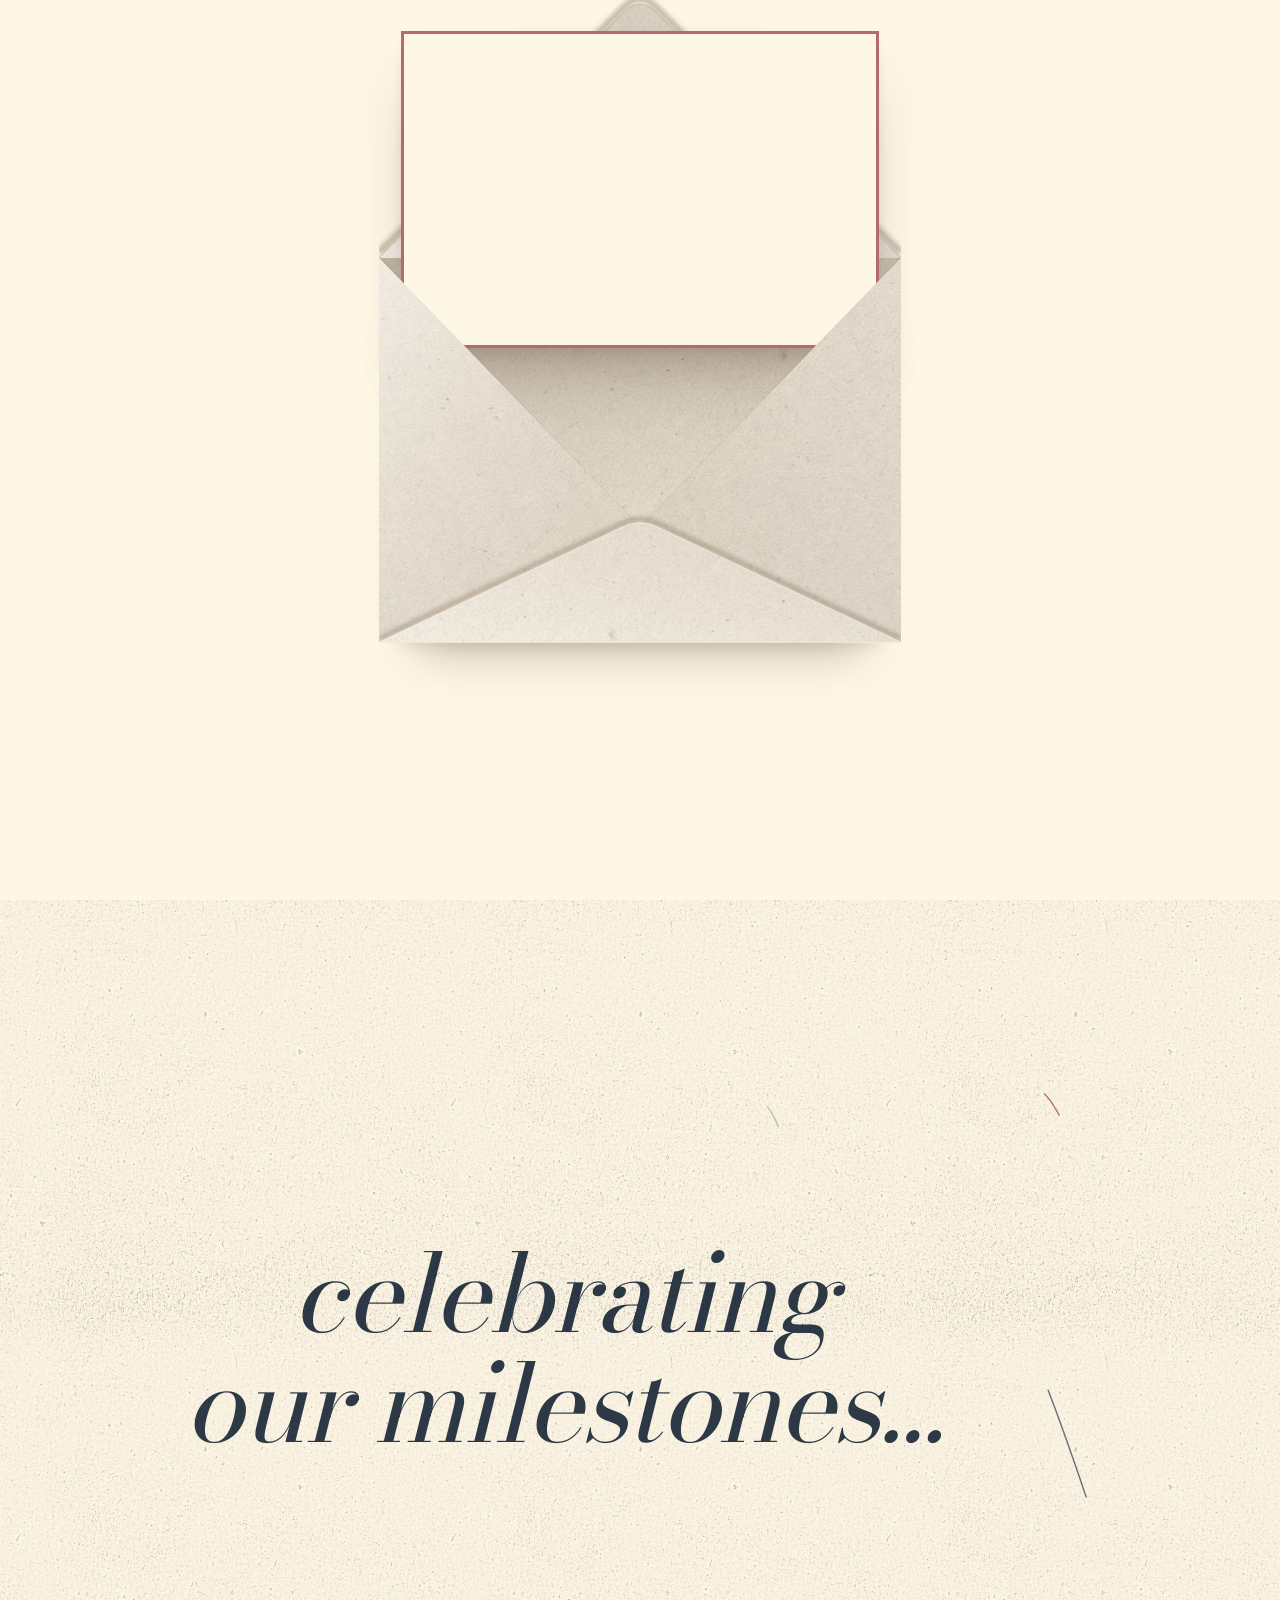
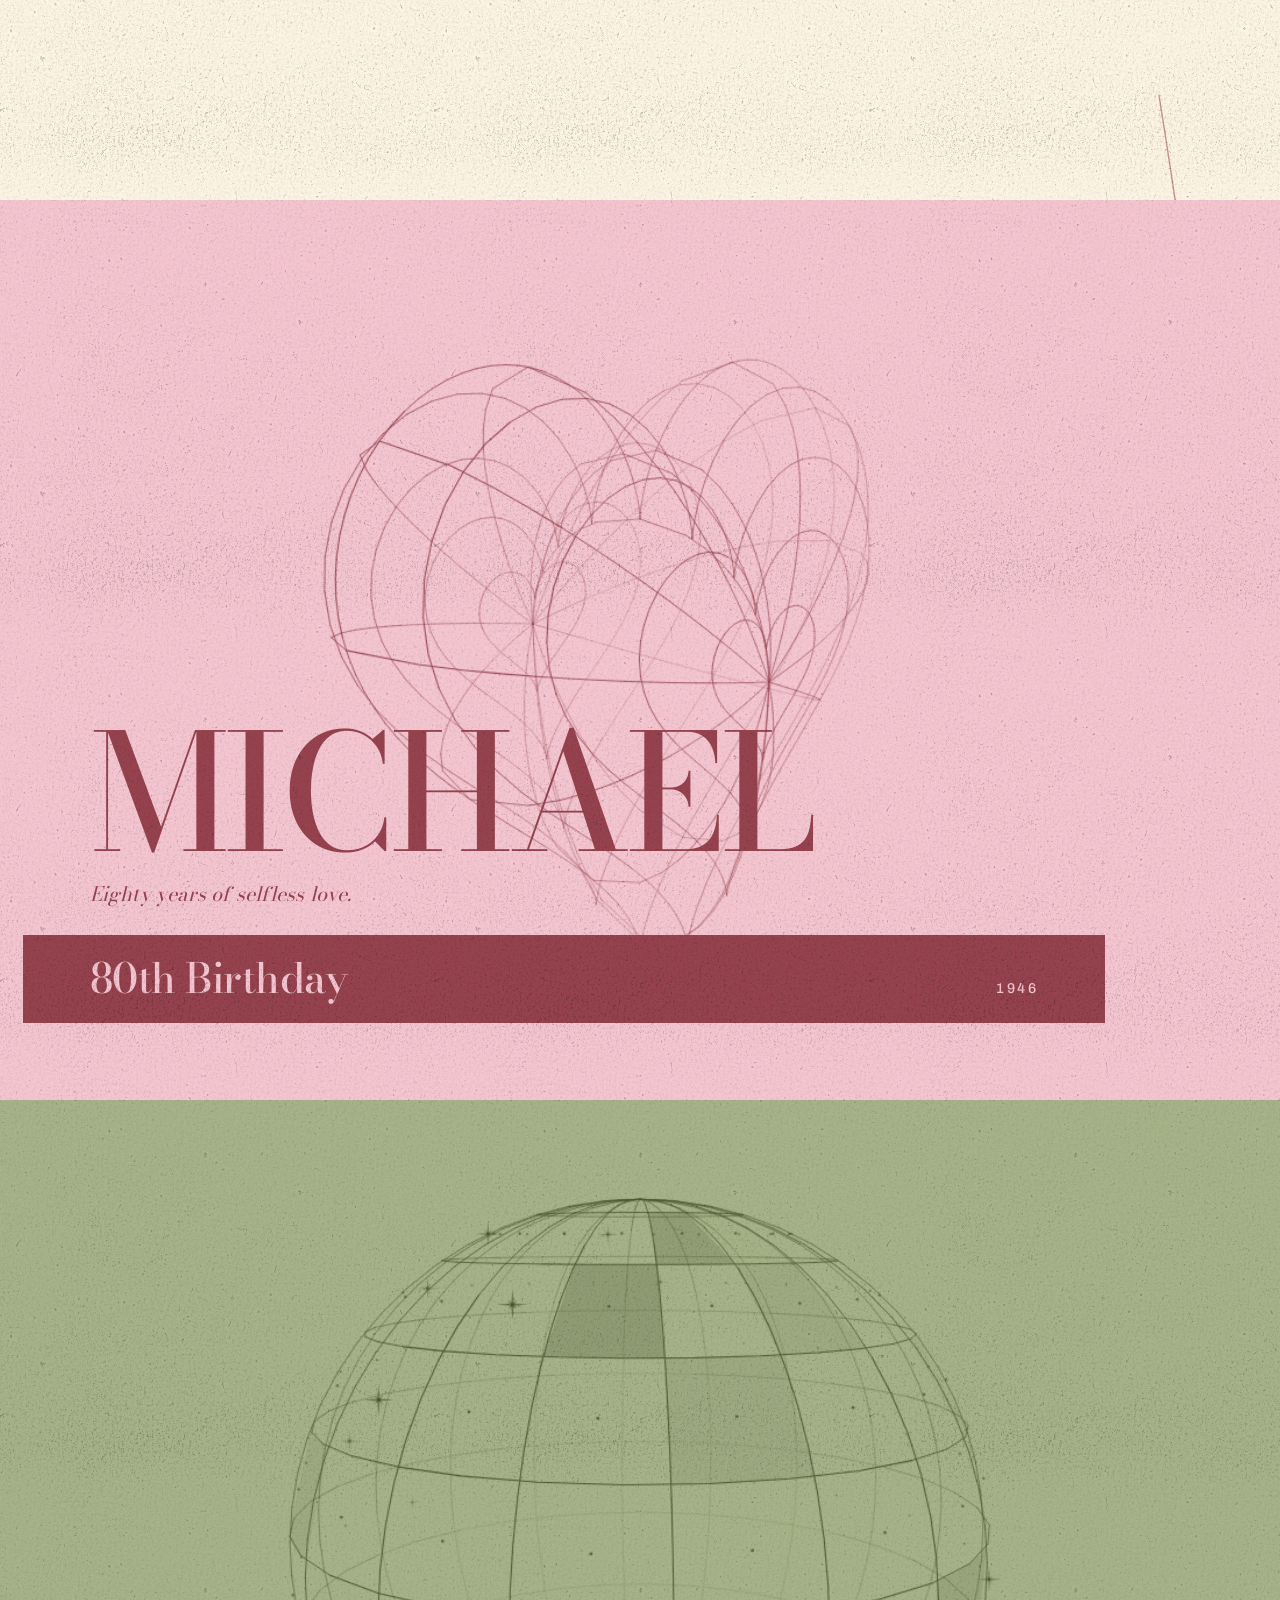
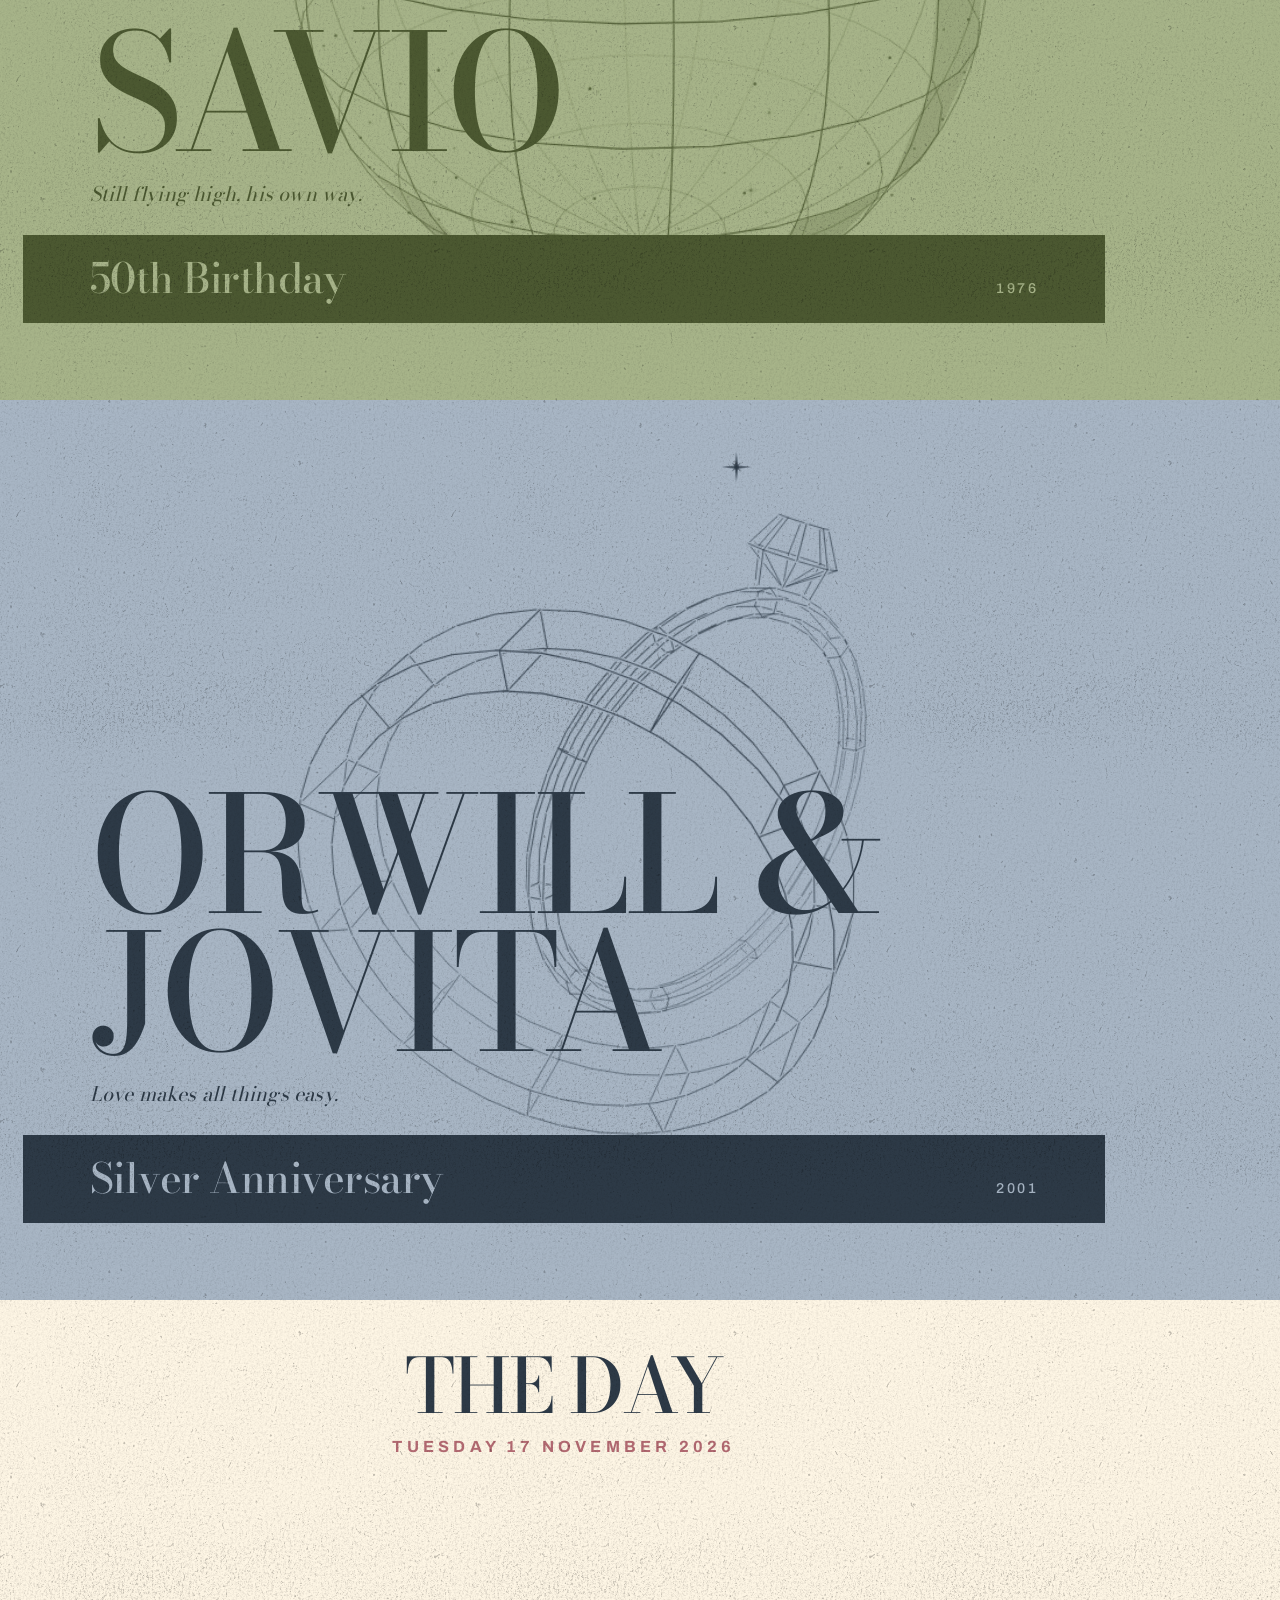
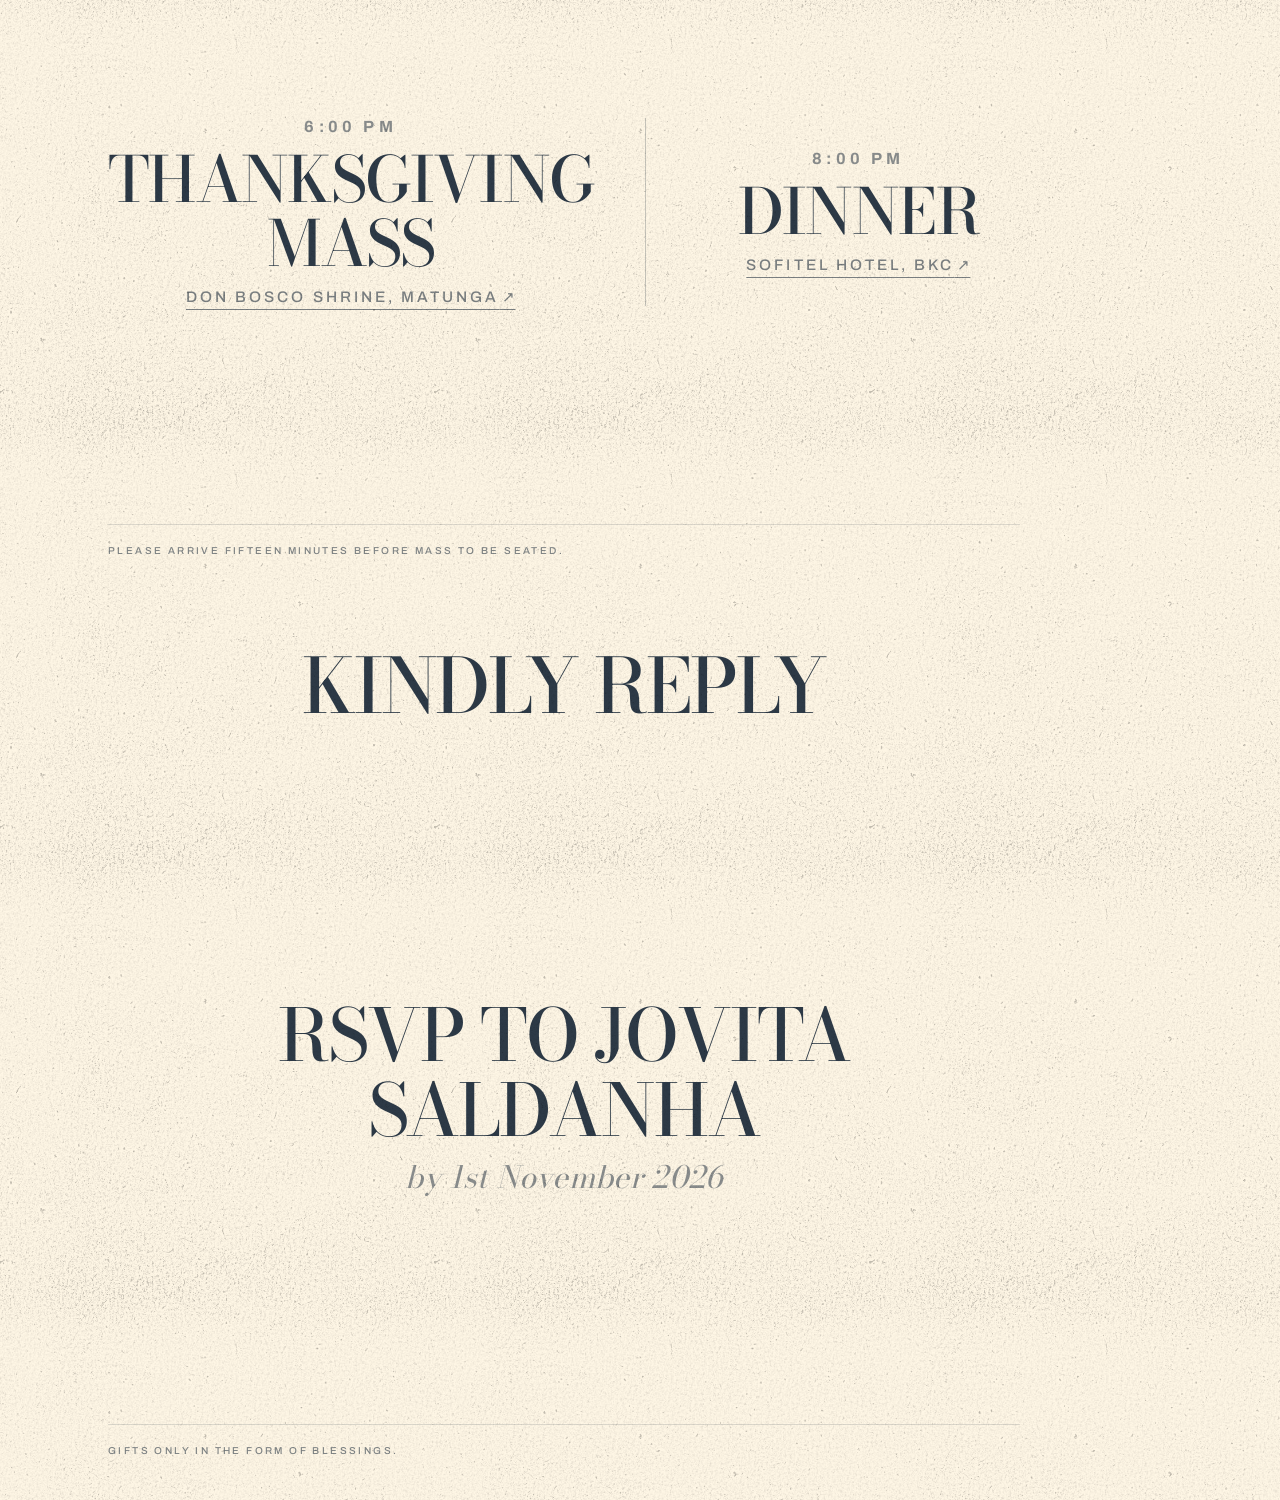
<file: demo/index.html>
<!DOCTYPE html>
<html lang="en">
<head>
<meta charset="UTF-8">
<meta name="viewport" content="width=device-width, initial-scale=1">
<title>An Invitation — Thanksgiving Mass &amp; Dinner</title>

<!-- ---- what WhatsApp shows in the bubble ------------------------------
     The link preview is the envelope: the same paper, the same cream and
     rosewood, so the message and the page are one object.

     THESE TWO URLS MUST BE ABSOLUTE AND MUST MATCH THE LIVE DOMAIN.
     WhatsApp fetches the preview from its own servers, so a relative path
     resolves to nothing and the bubble falls back to a bare link. If the
     site ends up on a different domain than the one below, change both
     lines -- it is the only place in the project that hard-codes a URL. -->
<meta property="og:type" content="website">
<meta property="og:url" content="https://the-invite-three.vercel.app/">
<meta property="og:title" content="You are invited — Thanksgiving Mass &amp; Dinner">
<meta property="og:description"
      content="Michael's 80th · Savio's 50th · Orwill &amp; Jovita's Silver. Tuesday 17 November 2026. Mass at Don Bosco Shrine, Matunga; dinner at Sofitel Hotel, BKC.">
<meta property="og:image" content="https://the-invite-three.vercel.app/assets/preview.jpg">
<meta property="og:image:width" content="1200">
<meta property="og:image:height" content="630">
<meta name="twitter:card" content="summary_large_image">
<meta name="theme-color" content="#fff7e6">

<link rel="stylesheet" href="system.css?v=26">
<style>
  /* page layout only -- the components all come from system.css */

  /* Mandatory: you land on a section or you are still moving, never parked
     between two. A section taller than the window relaxes this on its own --
     the spec drops snapping for a snap area larger than the scrollport, so
     an oversized page can still be scrolled through. */
  html { scroll-snap-type: y mandatory; scroll-behavior: smooth; }
  @media (prefers-reduced-motion: reduce) { html { scroll-behavior: auto; } }

  /* THE RAIL'S OWN STRIP. Reserved once, on the body, rather than as a
     right padding on each section -- that way the full-bleed ones (the
     cover card, the three panels) end before the rail too, instead of
     running underneath it. Nothing is ever written under the guide. */
  /* Two widths, not a clamp: the strip has to clear the widest LABEL, and
     "Orwill & Jovita" does not shrink with the window. Above 1024 the strip
     is wide enough to hold the words; below it the words go and the strip
     narrows to what the ticks need. */
  :root { --rail: 46px; }
  @media (min-width: 1024px) { :root { --rail: 152px; } }
  @media (max-width: 1023px) { .rail .lbl { display: none; } }

  /* ---- the rail --------------------------------------------------------
     The old top bar linked the three demo pages, which is scaffolding, not
     navigation for a guest. This is a guide to the invitation itself: one
     tick per section down the right edge, the current one lit. */
  .rail {
    position: fixed; z-index: 60;
    right: clamp(10px, 1.6vw, 28px); top: 50%; transform: translateY(-50%);
    display: flex; flex-direction: column;
    font-family: var(--micro);
  }
  .rail a {
    display: flex; align-items: center; justify-content: flex-end; gap: 10px;
    padding: 6px 0; text-decoration: none; color: var(--bone);
    font-size: 9px; font-weight: 600;
    letter-spacing: 0.2em; text-transform: uppercase;
    opacity: 0.38;
    transition: opacity 0.25s ease, color 0.25s ease;
  }
  .rail .tick {
    width: 15px; height: 1px; background: currentColor;
    transition: width 0.25s ease, height 0.25s ease;
  }
  .rail a:hover, .rail a:focus-visible { opacity: 0.8; }
  .rail a[aria-current] { opacity: 1; color: var(--neon); }
  .rail a[aria-current] .tick { width: 30px; height: 2px; }
  /* the invitation is the front of the card; a guide down its edge is the
     one place the furniture gets in the way of the thing itself */
  .rail { transition: opacity 0.35s ease; }
  html[data-at="invitation"] .rail { opacity: 0; pointer-events: none; }

  /* ---- THE ENVELOPE ------------------------------------------------------
     A real envelope, not a line drawing: back view, flap closed, the four
     panels folded to a point at 70% height, lit from above. Every edge is a
     crease -- a soft dark line with a lighter one riding above it -- rather
     than an outline, which is what makes paper look like paper.

     It sits ABOVE the page's grain overlay on purpose. The opening happens
     on clean stock; the texture arrives with the page, as the gate lifts.

     The card comes out BLANK. It grows until it is exactly the hero card,
     borders and all, and only then does the page write itself in. Nothing
     has to be morphed or cross-faded, because nothing moves at the handover. */
  html.gate-on, html.gate-on body { overflow: hidden; }
  html.gate-on .rail { opacity: 0; pointer-events: none; }

  .gate {
    position: fixed; inset: 0; z-index: 9500;
    background: var(--shell);
    cursor: pointer;
    transition: opacity 0.42s ease;
  }
  .gate[hidden] { display: none; }
  .gate.gone { opacity: 0; pointer-events: none; }

  /* Back, front and flap are SIBLINGS of the card, never its ancestors: an
     ancestor carrying a transform becomes the containing block for the fixed
     card, and the expand-to-the-hero maths would then be measured off the
     wrong box. All three share one geometry so they stay registered. */
  .env-part {
    position: absolute; left: 50%; top: 50%;
    width: min(66vw, 58vh, 545px); aspect-ratio: 190 / 140;
    transform: translate(-50%, -50%) scale(0.955);
    opacity: 0; pointer-events: none;
    transition: opacity 0.55s ease, transform 0.9s cubic-bezier(.16,1,.3,1);
  }
  .env-part > svg, .flap-hinge > svg { width: 100%; height: 100%; display: block; }
  .env-back { z-index: 1; }
  .env-front { z-index: 3; }
  .env-flap { z-index: 4; }
  .flap-hinge {
    position: absolute; inset: 0;
    transform-origin: 50% 0;
    transform: perspective(1500px) rotateX(0deg);
    transition: transform 1s cubic-bezier(.36,.02,.18,1);
  }
  /* the envelope's own weight on the table */
  .env-back::before {
    content: ''; position: absolute; inset: 2% 3% 0;
    border-radius: 3px;
    box-shadow: 0 30px 46px -26px rgba(78,58,40,0.40),
                0 5px 16px -6px rgba(78,58,40,0.16);
  }

  /* the card: cream, the hero's own keyline, and nothing written on it */
  .gate-card {
    position: fixed; z-index: 2; overflow: hidden;
    background: var(--shell);
    border: 3px solid var(--neon);
    opacity: 0;
    transition: top 0.85s cubic-bezier(.16,1,.3,1),
                left 0.85s cubic-bezier(.16,1,.3,1),
                width 0.85s cubic-bezier(.16,1,.3,1),
                height 0.85s cubic-bezier(.16,1,.3,1),
                box-shadow 0.7s ease;
  }

  /* ---- the sequence ---- */
  .gate[data-phase="in"]      .env-part,
  .gate[data-phase="opening"] .env-part,
  .gate[data-phase="rising"]  .env-part {
    opacity: 1; transform: translate(-50%, -50%) scale(1);
  }
  .gate[data-phase="opening"] .gate-card,
  .gate[data-phase="rising"]  .gate-card,
  .gate[data-phase="out"]     .gate-card { opacity: 1; }

  .gate[data-phase="opening"] .flap-hinge,
  .gate[data-phase="rising"]  .flap-hinge,
  .gate[data-phase="out"]     .flap-hinge {
    transform: perspective(1500px) rotateX(-168deg);
  }
  /* once it is past edge-on the flap is furniture behind the card */
  .gate[data-phase="rising"] .env-flap,
  .gate[data-phase="out"]    .env-flap { z-index: 1; }

  .gate[data-phase="rising"] .gate-card {
    box-shadow: 0 34px 60px -26px rgba(78,58,40,0.42),
                0 6px 18px -8px rgba(78,58,40,0.18);
  }
  .gate[data-phase="out"] .gate-card {
    box-shadow: 0 18px 60px -40px rgba(78,58,40,0.20);
  }
  .gate[data-phase="out"] .env-part {
    opacity: 0; transform: translate(-50%, -47%) scale(0.99);
  }

  /* ---- and then the page writes itself in -------------------------------
     Added by the script only, so a reader without JS, or one who asked for
     reduced motion, gets the page whole and immediately. */
  html.gate-hold .cover .epigraph,
  html.gate-hold .cover .invite .eyebrow,
  html.gate-hold .cover .invite .w1,
  html.gate-hold .cover .invite .w2,
  html.gate-hold .cover .particulars,
  html.gate-hold .cover-art { opacity: 0; transform: translateY(18px); }

  html.gate-pop .cover .epigraph,
  html.gate-pop .cover .invite .eyebrow,
  html.gate-pop .cover .invite .w1,
  html.gate-pop .cover .invite .w2,
  html.gate-pop .cover .particulars,
  html.gate-pop .cover-art {
    opacity: 1; transform: none;
    transition: opacity 0.8s ease, transform 0.9s cubic-bezier(.16,1,.3,1);
  }
  html.gate-pop .cover-art          { transition-delay: 0.14s; }
  html.gate-pop .cover .invite .eyebrow { transition-delay: 0.08s; }
  html.gate-pop .cover .invite .w1  { transition-delay: 0.16s; }
  html.gate-pop .cover .invite .w2  { transition-delay: 0.26s; }
  html.gate-pop .cover .particulars { transition-delay: 0.40s; }

  @media (max-width: 860px) {
    .env-part { width: min(80vw, 50vh, 430px); }
    html.gate-pop .cover-art { opacity: 0.5; }
  }

  /* ---- one section, one screen ----------------------------------------
     Each block fills the viewport under the sticky nav. svh rather than vh
     so a phone's collapsing address bar does not cut the last line off. */
  .screen {
    min-height: 100svh;
    scroll-snap-align: start;
    display: flex; flex-direction: column; justify-content: center;
    max-width: 1120px; margin: 0 auto;
    padding: clamp(24px, 4.2vh, 46px) calc(28px + var(--rail))
             clamp(28px, 4.6vh, 52px) 28px;
  }
  @supports not (height: 100svh) {
    .screen { min-height: 100vh; }
  }

  /* ---- a page that is complete in itself ---------------------------------
     Every section fills the window now, so none of them may be a short list
     floating in a void. Each is built the same way: the head at the top, the
     substance centred in whatever is left, and a closing line on the floor.
     The space is used rather than merely left. */
  .screen--sheet { justify-content: flex-start; }

  /* ---- the centred masthead -------------------------------------------
     The head was a baseline row: number, title and date on one line with the
     title floated between them. Three stacked lines, centred, reads as a
     title page instead of a table header. */
  .mast { text-align: center; margin: 0 0 clamp(18px, 5vh, 62px); }
  .mast .n {
    display: block; font-family: var(--display); font-weight: 500;
    font-size: clamp(19px, min(3.4vw, 4.4vh), 52px);
    line-height: 1; opacity: 0.35; margin: 0;
  }
  .mast .t {
    display: block; font-family: var(--display); font-weight: 500;
    font-size: clamp(25px, min(7vw, 8.4vh), 96px);
    line-height: 1.02; letter-spacing: -0.03em;
    text-transform: uppercase; margin: clamp(6px, 1vh, 14px) 0 0;
  }
  .mast .d {
    display: block; font-family: var(--micro); font-weight: 700;
    font-size: clamp(11px, min(1.4vw, 1.8vh), 17px);
    letter-spacing: 0.26em; text-transform: uppercase;
    margin: clamp(10px, 1.6vh, 20px) 0 0; color: var(--neon);
  }

  /* ---- the day: two events, each one block ------------------------------
     Time, event and place belong together and the two events do not, so each
     is one centred stack with a full-height rule standing between them. */
  .events {
    display: grid; grid-template-columns: 1fr 1px 1fr;
    align-items: center; gap: clamp(20px, 4vw, 64px);
  }
  .events .split { background: var(--hair); align-self: stretch; }
  .event { text-align: center; }
  .event .when {
    display: block; font-family: var(--micro); font-weight: 700;
    font-size: clamp(11px, min(1.4vw, 1.8vh), 17px);
    letter-spacing: 0.26em; text-transform: uppercase; opacity: 0.55;
  }
  .event .what {
    display: block; font-family: var(--display); font-weight: 500;
    font-size: clamp(22px, min(5.4vw, 7vh), 74px);
    line-height: 1.02; letter-spacing: -0.026em; text-transform: uppercase;
    margin: clamp(8px, 1.4vh, 18px) 0;
  }
  .event .where {
    display: block; font-family: var(--micro); font-weight: 500;
    font-size: clamp(11px, min(1.3vw, 1.7vh), 16px);
    letter-spacing: 0.2em; text-transform: uppercase; opacity: 0.62;
  }
  /* the venues open their map: underlined, with an arrow, so a guest knows
     to tap it -- the address itself lives behind the link */
  a.where {
    display: inline-block; color: inherit;
    text-decoration: underline; text-decoration-thickness: 1px;
    text-underline-offset: 0.45em;
    transition: opacity 0.2s ease;
  }
  a.where::after { content: ' \2197'; letter-spacing: 0; }
  a.where:hover, a.where:focus-visible { opacity: 1; }

  /* ---- milestones: the turn from the invitation to the three of them ----
     One line, set soft -- lowercase italic, the voice of the epigraph rather
     than the slab of the headline -- with fireworks going up behind it. */
  .milestones { position: relative; }
  .fireworks {
    position: absolute; inset: 0; width: 100%; height: 100%;
    z-index: 0; pointer-events: none;
  }
  .milestones .sheet-body { position: relative; z-index: 1; }
  .ms-head {
    font-family: var(--display); font-style: italic; font-weight: 400;
    margin: 0; text-align: center;
    font-size: clamp(40px, min(9vw, 12vh), 138px);
    line-height: 1.02; letter-spacing: -0.02em;
  }
  .ms-dots { letter-spacing: 0; }

  /* ---- the reply: the instruction IS the page --------------------------- */
  .reply-line {
    font-family: var(--display); font-weight: 500; margin: 0;
    font-size: clamp(24px, min(6.2vw, 8vh), 88px);
    line-height: 1.04; letter-spacing: -0.028em; text-transform: uppercase;
    text-align: center;
  }
  .reply-line .by {
    display: block; text-transform: none; font-style: italic;
    font-weight: 400; opacity: 0.55;
    font-size: clamp(18px, min(2.6vw, 3.4vh), 34px);
    letter-spacing: 0.01em; margin-top: clamp(10px, 1.6vh, 22px);
  }
  .sheet-body {
    flex: 1; display: flex; flex-direction: column; justify-content: center;
    padding: clamp(10px, 2.6vh, 48px) 0;
  }
  /* one closing line where there is genuinely something to say, and nothing
     where there is not -- the balancing tags on the other two sheets were
     filler holding up a layout, not information */
  .sheet-note {
    margin: auto 0 0; padding-top: clamp(14px, 2vh, 22px);
    border-top: 1px solid var(--hair);
  }

  /* ---- the cover ---------------------------------------------------------
     Two columns, edge to edge: the copy reads down the left, the flutes run
     the full height of the right. No inset card and no centred stack -- the
     mark is the field, not a picture hung on it. */
  .screen.cover-screen {
    max-width: none; margin: 0;
    /* the margin the keyline floats in. Left as plain shell: with a rule
       this strong, a second tonal step outside it is one event too many. */
    /* even on all four sides. The rail hides itself over the hero (see the
       script), so there is nothing here to make room for. */
    padding: clamp(13px, 1.7vw, 26px);
  }
  .cover {
    flex: 1; position: relative;
    background: var(--shell); color: var(--bone);
    display: grid;
    grid-template-columns: minmax(0, 1.12fr) minmax(0, 1fr);
    align-items: center;
    /* the card clips: the flutes run into this rule and stop dead at it,
       which is what makes the border look drawn rather than dropped on top */
    border: 3px solid var(--neon);
    overflow: hidden;
  }

  /* ---- the card --------------------------------------------------------
     The flourishes and the grey rule are gone. What holds the cover now is
     a keyline in the full-strength ink -- no grey, nothing soft -- and the
     card CLIPS: the flutes run to the rule and stop dead at it, which is
     what makes the border look drawn rather than dropped on top. */
  /* the copy column is its own container, so every size below is a fraction
     of the text measure itself rather than of the window */
  .cover-copy {
    container-type: inline-size;
    position: relative; z-index: 2;
    /* ONE spacing scale for the whole hero. Gaps inside a group use s1/s2,
       gaps between groups use s3/s4 -- which is what makes the four blocks
       read as four blocks instead of seven loose lines. */
    --s1: clamp(5px, 0.7cqw, 9px);
    --s2: clamp(11px, 1.5cqw, 19px);
    --s3: clamp(24px, 3.2cqw, 42px);
    --s4: clamp(34px, 4.8cqw, 62px);
    padding: clamp(44px, 7vw, 96px) clamp(30px, 4vw, 58px)
             clamp(44px, 7vw, 96px) clamp(40px, 6.5vw, 110px);
    display: flex; flex-direction: column; align-items: flex-start;
  }

  /* 0. the epigraph. Quiet on purpose: italic, the body colour knocked
     back, a short hairline and the source in micro caps -- the opening of a
     book, so the slab headline below is still the loudest thing on the page. */
  .cover .epigraph { margin: 0 0 clamp(48px, 7.5cqw, 104px); max-width: none; }
  .cover .epigraph blockquote {
    margin: 0;
    font-family: var(--display); font-style: italic; font-weight: 400;
    font-size: clamp(21px, 4.4cqw, 50px);
    line-height: 1.22; letter-spacing: -0.01em;
    opacity: 0.85;
  }
  .cover .epigraph blockquote::before { content: '\201C'; }
  .cover .epigraph blockquote::after  { content: '\201D'; }
  .cover .epigraph figcaption {
    display: flex; align-items: center; gap: 0.9em;
    margin-top: var(--s2);
    font-family: var(--micro); font-weight: 500;
    font-size: clamp(10px, 1.6cqw, 16px);
    letter-spacing: 0.24em; text-transform: uppercase;
    opacity: 0.55;
  }
  .cover .epigraph figcaption::before {
    content: ''; width: 2.6em; height: 1px; background: currentColor;
  }

  /* 1 + 2. the invitation. No connectives, set in caps, a wall of type --
     the words break across lines because that IS the composition. */
  .cover .eyebrow {
    font-family: var(--micro); font-weight: 700;
    font-size: clamp(12px, 2.1cqw, 22px);
    letter-spacing: 0.26em; text-transform: uppercase;
    color: var(--neon);
    /* its own figure rather than --s4: the scale bottoms out at 34px, which
       is not much of a gap under 76px slab caps. This one keeps growing. */
    margin: 0 0 clamp(30px, 7cqw, 88px);
  }
  .cover .invite .w1, .cover .invite .w2 {
    display: block; margin: 0;
    font-family: var(--display); font-weight: 500;
    text-transform: uppercase;
    /* "THANKSGIVING" measures 7.4x its font size in caps, so anything over
       ~13.5cqw runs past the measure and the card clips the word in half.
       13 leaves it a little air. */
    font-size: clamp(40px, 13cqw, 132px);
    /* 0.85 packed THANKSGIVING and MASS into each other. Slab caps have no
       descenders to speak of, so they need the leading opened deliberately
       rather than left to the font. */
    line-height: 1.02; letter-spacing: -0.035em;
  }
  /* The ampersand is a joint, not a word, so it is set lighter than what it
     joins. Bodoni Moda's weight axis bottoms out at 400, so the rest of the
     reduction comes from the optical-size axis: opsz 72 is the display cut,
     whose hairlines are drawn to almost vanish -- the same thinness that had
     to be pinned away from the running text is exactly what this wants. */
  .cover .invite .w2::before {
    content: '& ';
    font-weight: 400;
    font-variation-settings: 'opsz' 72;
  }

  /* 3. the particulars: just the date, the one fact people act on, at
     display size. Where and when each part happens is on The Day. */
  .cover .particulars {
    display: flex; flex-direction: column; gap: var(--s3);
    margin: var(--s4) 0 0; padding: var(--s3) 0 0;
    border-top: 1px solid var(--hair);
    align-self: stretch;
  }
  .cover .particulars dt {
    font-family: var(--micro); font-weight: 500;
    font-size: clamp(10px, 1.3cqw, 13px);
    letter-spacing: 0.22em; text-transform: uppercase;
    opacity: 0.55; margin: 0 0 var(--s1);
  }
  .cover .particulars dd {
    font-family: var(--display); font-weight: 500; margin: 0;
    line-height: 1.2; letter-spacing: -0.012em;
  }
  .cover .when dd { font-size: clamp(30px, 5.6cqw, 62px); }

  /* the paper grain is multiplied over the type too, so a hairline highlight
     under each stroke is what makes the display words sit IN the sheet
     rather than printed on top of it */
  .cover .headline { text-shadow: 0 1px 0 rgba(255, 255, 255, 0.5); }

  /* the invitation assembles itself, top line first */
  @keyframes rise {
    from { opacity: 0; transform: translateY(16px); }
    to   { opacity: 1; transform: none; }
  }
  @keyframes ink { from { opacity: 0; } to { opacity: 1; } }
  .cover-copy > * { animation: rise 0.85s cubic-bezier(0.2, 0.75, 0.2, 1) backwards; }
  .cover-copy > :nth-child(1) { animation-delay: 0.10s; }
  .cover-copy > :nth-child(2) { animation-delay: 0.34s; }
  .cover-art   { animation: ink 2.2s ease 0.25s backwards; }
  @media (prefers-reduced-motion: reduce) {
    .cover-copy > *, .cover-art { animation: none; }
  }

  /* end to end: the canvas is the whole right column, top edge to bottom */
  .cover-art { position: relative; z-index: 1; align-self: stretch; }
  .cover-art .wire { opacity: 1; }

  /* ---- the three, one screen each ----------------------------------------
     No section head and no caption above the card: each person IS the screen,
     edge to edge, and the milestone is stated at display size inside it so
     nobody has to read a corner label to learn what is being celebrated. */
  .screen.solo { max-width: none; margin: 0; padding: 0; }
  /* the corner labels are gone, so the panel holds one block instead of two
     -- it sits on the floor of the panel with the mark rising behind it,
     rather than floating at the top where space-between used to leave it */
  .solo .panel {
    aspect-ratio: auto; flex: 1; justify-content: flex-end;
    /* the field runs to the edge of the window -- no cream strip beside it.
       Only the ink is held back, so the rail has bare pastel to sit on. */
    padding-right: calc(7% + var(--rail));
  }
  /* 27cqw is tuned for a portrait panel a third of the page wide. On a panel
     this wide it would be ~290px, so the solo panels take their own figure;
     long names wrap rather than shrinking the size away from the others. */

  /* ---- the people, as one treatment ------------------------------------
     Name in caps at poster size, then the occasion carried on a solid bar of
     the panel's own ink, reversed out of it. The bar exists to hold the
     occasion at display size: set at label size inside it, the bar was the
     loud thing and the reason for the page was the quiet one. */
  .person-body { width: 100%; }
  .person .name {
    text-transform: uppercase; line-height: 0.86; margin: 0;
    font-size: clamp(30px, min(17cqw, 20vh), 180px);
  }
  .person .punch {
    font-family: var(--display); font-style: italic; margin: 0;
    font-size: clamp(17px, min(2.1cqw, 2.6vh), 30px);
    line-height: 1.35; letter-spacing: 0.01em;
    margin-top: clamp(12px, 2vh, 24px);
  }
  .person .footrow {
    /* Out to the panel's left and right edges, but NOT to its floor. Sitting
       on the bottom edge the bar ran into the rail's ticks and the two read
       as one piece of furniture; the panel's own bottom padding now holds it
       clear. Everything else stays where it was. */
    margin: clamp(18px, 3vh, 36px) -7% 0;
    padding: clamp(16px, 2.6vh, 34px) 7%;
    background: currentColor;
    display: flex; align-items: baseline; justify-content: space-between;
    gap: 16px; flex-wrap: wrap;
  }
  .person .footrow > * { color: var(--field); }
  .person .milestone {
    font-family: var(--display); font-weight: 500;
    font-size: clamp(19px, min(5cqw, 4.6vh), 56px);
    line-height: 1; letter-spacing: -0.012em;
  }
  .person .year {
    font-family: var(--micro); font-weight: 500;
    font-size: clamp(10px, min(1.5cqw, 1.9vh), 18px);
    letter-spacing: 0.18em; text-transform: uppercase;
  }
  .person .roles { display: none; }

  @media (max-width: 860px) {
    /* THE PHONE. Two changes of kind, not of degree: the rail lies down
       along the bottom so nothing has to be held off the right edge, and
       everything centres -- which is only honest once the side gutters are
       symmetrical again. */
    :root { --rail: 0px; }
    .rail {
      top: auto; bottom: 0; left: 0; right: 0; transform: none;
      flex-direction: row; justify-content: center; align-items: center;
      gap: clamp(12px, 3.4vw, 22px);
      padding: 14px 16px calc(14px + env(safe-area-inset-bottom, 0px));
    }
    .rail a { padding: 0; }
    .rail .tick { width: 13px; }
    .rail a[aria-current] .tick { width: 24px; height: 2px; }

    .screen {
      padding: 30px 18px calc(56px + env(safe-area-inset-bottom, 0px));
      text-align: center;
    }

    /* the flutes stop being a band under the copy and become the field the
       copy is printed on */
    .cover { grid-template-columns: 1fr; align-items: center; }
    .cover-art {
      position: absolute; inset: 0; min-height: 0; z-index: 0; opacity: 0.5;
    }
    .cover-copy {
      align-items: center; text-align: center; z-index: 2;
      padding: clamp(30px, 6vh, 54px) 20px;
    }
    .cover .invite .w1, .cover .invite .w2 {
      font-size: clamp(28px, min(13cqw, 13vh), 78px);
    }
    /* below roughly 300px the slab word is wider than the screen no matter
       how small it is set; breaking it is ugly but it beats the whole page
       scrolling sideways */
    .cover-copy > *, .cover .invite > * { max-width: 100%; min-width: 0; }
    .cover .invite .w1, .cover .invite .w2 { overflow-wrap: break-word; }
    .cover .invite .eyebrow { margin-bottom: clamp(16px, min(4.6cqw, 4vh), 44px); }
    .cover .particulars { text-align: center; }
    .cover .epigraph { margin-bottom: clamp(36px, 7.5vh, 72px); }
    .cover .epigraph figcaption { justify-content: center; }

    .solo .panel { padding: 8% 7%; align-items: center; text-align: center; }
    .person-body { text-align: center; }
    .person .footrow { justify-content: center; gap: 8px 18px; }

    .events { grid-template-columns: 1fr; gap: clamp(26px, 5vh, 48px); }
    .events .split { height: 1px; align-self: auto; }
    /* dead centre sits low on a tall phone -- the eye reads the middle of
       a screen as a little above it -- so the body is centred in a box
       weighted toward the bottom, which lifts it without pinning it */
    .sheet-body { padding: clamp(8px, 2vh, 20px) 0 clamp(60px, 14vh, 140px); }
    .data > div { grid-template-columns: 1fr; gap: 6px; justify-items: center; }
  }
</style>
</head>
<body>

<!-- ============================================ THE ENVELOPE
     Four folds meeting at a point 70% down: flap on top, left and right
     panels beneath it, bottom panel folded up over them. Each fold is a
     SEPARATE CUT of one sheet of stock (assets/env-paper.jpg) -- rotated
     and offset so no two panels show the same fibre -- then lit for the
     way that fold actually sits. That is what the creases are made of:
     two panels whose grain and light disagree, not a drawn line. -->
<div class="gate" id="gate" data-phase="sealed" hidden aria-hidden="true">

  <!-- the lining, seen through the mouth once the flap is back -->
  <div class="env-part env-back">
    <svg viewBox="0 0 190 140" preserveAspectRatio="none" aria-hidden="true">
      <defs>
        <clipPath id="cRect"><rect x="0" y="0" width="190" height="140" rx="1.4"/></clipPath>
        <linearGradient id="gLining" x1="0" y1="0" x2="0.15" y2="1">
          <stop offset="0" stop-color="rgba(74,56,36,0.26)"/>
          <stop offset="0.8" stop-color="rgba(74,56,36,0.05)"/>
        </linearGradient>
        <filter id="eSoft" x="-20%" y="-40%" width="140%" height="180%">
          <feGaussianBlur stdDeviation="0.9"/>
        </filter>
      </defs>
      <g clip-path="url(#cRect)">
        <image href="assets/env-paper.jpg?v=3" x="-95" y="-60" width="380" height="260"
               preserveAspectRatio="none" transform="translate(20 15)"/>
        <rect x="0" y="0" width="190" height="140" fill="url(#gLining)"/>
      </g>
      <!-- what the open mouth casts on the lining, and the creases the
           flap has been hiding -->
      <path d="M0 0 L88.85 94.68 Q95 101.23 101.15 94.68 L190 0" transform="translate(0 2.2)"
            fill="none" stroke="rgba(92,72,48,0.30)" stroke-width="1.3" filter="url(#eSoft)"/>
      <path d="M0 0 L95 98 L190 0" fill="none" stroke="rgba(120,96,70,0.20)" stroke-width="0.4"/>
    </svg>
  </div>

  <!-- blank. It becomes the hero card, and the page writes itself in after. -->
  <div class="gate-card" id="gateCard"></div>

  <!-- the three fixed folds: left and right panels, bottom panel over them -->
  <div class="env-part env-front">
    <svg viewBox="0 0 190 140" preserveAspectRatio="none" aria-hidden="true">
      <defs>
        <clipPath id="cLeft"><path d="M0 0 L95 98 L0 140 Z"/></clipPath>
        <clipPath id="cRight"><path d="M190 0 L95 98 L190 140 Z"/></clipPath>
        <clipPath id="cBottom"><path d="M0 140 L88.67 98 Q95 95 101.33 98 L190 140 Z"/></clipPath>
        <!-- light from the top left: the left fold catches it, the right
             fold turns away from it, the bottom fold sits proudest -->
        <linearGradient id="gLeft" x1="0" y1="0.1" x2="1" y2="0.6">
          <stop offset="0" stop-color="rgba(255,255,255,0.30)"/>
          <stop offset="1" stop-color="rgba(74,56,36,0.09)"/>
        </linearGradient>
        <linearGradient id="gRight" x1="1" y1="0.1" x2="0" y2="0.6">
          <stop offset="0" stop-color="rgba(74,56,36,0.05)"/>
          <stop offset="1" stop-color="rgba(74,56,36,0.15)"/>
        </linearGradient>
        <linearGradient id="gBottom" x1="0.2" y1="1" x2="0.5" y2="0">
          <stop offset="0" stop-color="rgba(255,255,255,0.26)"/>
          <stop offset="1" stop-color="rgba(74,56,36,0.05)"/>
        </linearGradient>
        <filter id="fSoft" x="-20%" y="-60%" width="140%" height="220%">
          <feGaussianBlur stdDeviation="0.75"/>
        </filter>
      </defs>

      <g clip-path="url(#cLeft)">
        <image href="assets/env-paper.jpg?v=3" x="-95" y="-60" width="380" height="260"
               preserveAspectRatio="none" transform="rotate(90 95 70) translate(-18 22)"/>
        <rect x="-2" y="-2" width="194" height="144" fill="url(#gLeft)"/>
      </g>
      <g clip-path="url(#cRight)">
        <image href="assets/env-paper.jpg?v=3" x="-95" y="-60" width="380" height="260"
               preserveAspectRatio="none" transform="rotate(-90 95 70) translate(24 -16)"/>
        <rect x="-2" y="-2" width="194" height="144" fill="url(#gRight)"/>
      </g>

      <!-- the bottom fold lies ON the side folds, so it throws a line first -->
      <path d="M0 140 L88.67 98 Q95 95 101.33 98 L190 140" transform="translate(0 -1.4)" fill="none" stroke="rgba(92,72,48,0.34)"
            stroke-width="1.5" filter="url(#fSoft)"/>
      <g clip-path="url(#cBottom)">
        <image href="assets/env-paper.jpg?v=3" x="-95" y="-60" width="380" height="260"
               preserveAspectRatio="none" transform="rotate(180 95 70) translate(-22 -18)"/>
        <rect x="-2" y="-2" width="194" height="144" fill="url(#gBottom)"/>
      </g>
      <path d="M0 140 L88.67 98 Q95 95 101.33 98 L190 140" fill="none" stroke="rgba(255,252,246,0.55)" stroke-width="0.35"/>
    </svg>
  </div>

  <!-- the flap, hinged on the top edge -->
  <div class="env-part env-flap"><div class="flap-hinge">
    <svg viewBox="0 0 190 140" preserveAspectRatio="none" aria-hidden="true">
      <defs>
        <clipPath id="cFlap"><path d="M0 0 L88.85 94.68 Q95 101.23 101.15 94.68 L190 0 Z"/></clipPath>
        <linearGradient id="gFlap" x1="0.15" y1="0" x2="0.55" y2="1">
          <stop offset="0" stop-color="rgba(255,255,255,0.34)"/>
          <stop offset="1" stop-color="rgba(74,56,36,0.12)"/>
        </linearGradient>
        <filter id="pSoft" x="-20%" y="-60%" width="140%" height="220%">
          <feGaussianBlur stdDeviation="1.05"/>
        </filter>
      </defs>
      <!-- its own shadow, so it travels with the flap rather than staying
           printed on the panels underneath -->
      <path d="M0 0 L88.85 94.68 Q95 101.23 101.15 94.68 L190 0" transform="translate(0 2)"
            fill="none" stroke="rgba(74,56,36,0.38)" stroke-width="2.1" filter="url(#pSoft)"/>
      <g clip-path="url(#cFlap)">
        <image href="assets/env-paper.jpg?v=3" x="-95" y="-60" width="380" height="260"
               preserveAspectRatio="none" transform="translate(-26 -22)"/>
        <rect x="-2" y="-2" width="194" height="144" fill="url(#gFlap)"/>
      </g>
      <path d="M0 0 L88.85 94.68 Q95 101.23 101.15 94.68 L190 0" fill="none" stroke="rgba(120,96,70,0.26)" stroke-width="0.4"/>
    </svg>
  </div></div>

</div>

<nav class="rail" aria-label="Sections of this invitation">
  <a href="#invitation"><span class="lbl">Invitation</span><span class="tick"></span></a>
  <a href="#milestones"><span class="lbl">Milestones</span><span class="tick"></span></a>
  <a href="#michael"><span class="lbl">Michael</span><span class="tick"></span></a>
  <a href="#savio"><span class="lbl">Savio</span><span class="tick"></span></a>
  <a href="#orwill"><span class="lbl">Orwill &amp; Jovita</span><span class="tick"></span></a>
  <a href="#day"><span class="lbl">The Day</span><span class="tick"></span></a>
  <a href="#reply"><span class="lbl">Kindly Reply</span><span class="tick"></span></a>
</nav>

<!-- ============================================ THE INVITATION -->
<section class="screen cover-screen" id="invitation">
  <div class="cover">

    <div class="cover-copy">
      <figure class="epigraph">
        <blockquote>Gratitude unlocks the fullness of life.<br>It turns what we have into enough, and more.</blockquote>
        <figcaption>Melody Beattie</figcaption>
      </figure>

      <div class="invite">
        <p class="eyebrow">You are invited to a</p>
        <p class="w1">Thanksgiving Mass</p>
        <p class="w2">Dinner</p>
      </div>

      <dl class="particulars">
        <div class="when">
          <dt>When</dt>
          <dd>Tuesday 17 November 2026</dd>
        </div>
      </dl>
    </div>

    <div class="cover-art">
      <canvas class="wire" data-wire="flutes" data-color="#b46a72"
              data-speed="0.4" data-fill="1.25"></canvas>
    </div>
  </div>
</section>

<!-- ============================================ THOSE WE CELEBRATE, ONE EACH -->
<!-- ============================================ MILESTONES -->
<section class="screen screen--sheet milestones" id="milestones">
  <canvas class="fireworks" aria-hidden="true"></canvas>
  <div class="sheet-body">
    <p class="ms-head">celebrating<br>our milestones<span class="ms-dots">&hellip;</span></p>
  </div>
</section>

<section class="screen solo" id="michael">
  <article class="panel p-michael person">
    <canvas class="wire wire--bed" data-wire="heart" data-color="#97434f"
            data-speed="0.7" data-fill="1"></canvas>
    <div class="person-body">
      <p class="name name--tight">Michael</p>
      <p class="punch">Eighty years of selfless love.</p>
      <div class="footrow">
        <span class="milestone">80th Birthday</span>
        <span class="roles">Husband · Father · Grandfather</span>
        <span class="year">1946</span>
      </div>
    </div>
  </article>
</section>

<section class="screen solo" id="savio">
  <article class="panel p-savio person">
    <canvas class="wire wire--bed" data-wire="ball" data-color="#4c5931"
            data-speed="1" data-fill="1"></canvas>
    <div class="person-body">
      <p class="name name--tight">Savio</p>
      <p class="punch">Still flying high, his own way.</p>
      <div class="footrow">
        <span class="milestone">50th Birthday</span>
        <span class="roles">Free bird · Fifty years</span>
        <span class="year">1976</span>
      </div>
    </div>
  </article>
</section>

<section class="screen solo" id="orwill">
  <article class="panel p-orwill person">
    <canvas class="wire wire--bed" data-wire="rings" data-color="#2d3a47"
            data-speed="0.55" data-fill="1"></canvas>
    <div class="person-body">
      <p class="name name--tight">Orwill &amp; Jovita</p>
      <p class="punch">Love makes all things easy.</p>
      <div class="footrow">
        <span class="milestone">Silver Anniversary</span>
        <span class="roles">Partners · Parents · Providers</span>
        <span class="year">2001</span>
      </div>
    </div>
  </article>
</section>

<!-- ============================================ THE DAY -->
<section class="screen screen--sheet" id="day">
  <p class="mast">
    <span class="t">The Day</span>
    <span class="d">Tuesday 17 November 2026</span>
  </p>

  <div class="sheet-body">
    <div class="events">
      <div class="event">
        <span class="when">6:00 pm</span>
        <span class="what">Thanksgiving Mass</span>
        <a class="where" href="https://maps.app.goo.gl/kP7Xju3m9K1YnD5R6" target="_blank" rel="noopener">Don Bosco Shrine, Matunga</a>
      </div>
      <span class="split" aria-hidden="true"></span>
      <div class="event">
        <span class="when">8:00 pm</span>
        <span class="what">Dinner</span>
        <a class="where" href="https://maps.app.goo.gl/nDtqRrFLGUmT8ZX29" target="_blank" rel="noopener">Sofitel Hotel, BKC</a>
      </div>
    </div>
  </div>

  <p class="micro micro--dim sheet-note">
    Please arrive fifteen minutes before Mass to be seated.
  </p>
</section>

<!-- ============================================ RSVP -->
<section class="screen screen--sheet" id="reply">
  <p class="mast">
    <span class="t">Kindly Reply</span>
  </p>

  <div class="sheet-body">
    <p class="reply-line">
      RSVP to Jovita Saldanha
      <span class="by">by 1st November 2026</span>
    </p>
  </div>

  <p class="micro micro--dim sheet-note">
    Gifts only in the form of blessings.
  </p>
</section>

<script src="wireframe.js?v=19"></script>
<script>
/* Fireworks behind "celebrating our milestones". Drawn the way the rest of
   the site is drawn -- lines, no glow, no fill: a rocket is a short streak
   climbing to its apex, a burst is a ring of streaks thrown out, pulled down
   by gravity and fading. Runs only while the page is on screen, and not at
   all for a reader who has asked for reduced motion. */
(function () {
  var sec = document.getElementById('milestones');
  var cv = sec && sec.querySelector('.fireworks');
  if (!cv || !cv.getContext) return;
  if (window.matchMedia &&
      window.matchMedia('(prefers-reduced-motion: reduce)').matches) return;

  var ctx = cv.getContext('2d');
  /* the palette's six less the vanilla it sits on, plus the two inks cut
     from it; blush is light on this field, so it is only ever a second
     colour inside a burst, never a burst's lead */
  var LEAD = ['#b46a72', '#97434f', '#4c5931', '#2d3a47', '#a8b58a', '#a9b7c6'];
  var MIX  = LEAD.concat(['#f7c8d3']);
  function pick(a) { return a[(Math.random() * a.length) | 0]; }
  var w = 1, h = 1, rockets = [], sparks = [], next = 0, last = 0;
  var visible = true, raf = 0;

  function size() {
    var r = cv.getBoundingClientRect();
    var dpr = Math.min(window.devicePixelRatio || 1, 1.5);
    w = Math.max(1, r.width); h = Math.max(1, r.height);
    cv.width = Math.round(w * dpr); cv.height = Math.round(h * dpr);
    ctx.setTransform(dpr, 0, 0, dpr, 0, 0);
  }

  /* Rockets go up from a few launch points -- the two bottom corners, low
     on either side, and the floor either side of centre -- each thrown at
     an angle in toward the middle. Gravity bends that into an arc, so a
     rocket leans over as it slows and bursts at the top of its curve. */
  var PADS = [
    [0.02, 1.02,  1], [0.98, 1.02, -1],   // bottom corners
    [-0.02, 0.78, 1], [1.02, 0.78, -1],   // low on the sides
    [0.30, 1.02,  1], [0.70, 1.02, -1]    // the floor, either side of centre
  ];
  function launch() {
    var g = h * 0.9;                                  // px/s^2
    var pad = pick(PADS);
    var x0 = w * pad[0], y0 = h * pad[1];
    var apex = h * (0.08 + 0.30 * Math.random());
    var vy = -Math.sqrt(2 * g * Math.max(h * 0.2, y0 - apex));
    var rise = -vy / g;                               // seconds to the top
    /* how far in toward the middle it travels on the way up */
    var reach = w * (0.10 + 0.28 * Math.random()) * (pad[2] || 1);
    if (pad[0] > 0.2 && pad[0] < 0.8) reach *= 0.5;
    var c1 = pick(LEAD), c2 = Math.random() < 0.6 ? pick(MIX) : c1;
    rockets.push({ x: x0, y: y0, vx: reach / rise, vy: vy, g: g,
                   col: c1, col2: c2 });
  }

  function burst(r) {
    var n = 40 + ((Math.random() * 24) | 0);
    var R = Math.min(w, h) * (0.32 + 0.16 * Math.random());   // px/s
    for (var i = 0; i < n; i++) {
      var a = Math.PI * 2 * i / n + Math.random() * 0.12;
      var v = R * (0.75 + 0.25 * Math.random());
      sparks.push({ x: r.x, y: r.y, px: r.x, py: r.y,
                    vx: Math.cos(a) * v, vy: Math.sin(a) * v,
                    life: 1, fade: 0.55 + 0.25 * Math.random(),
                    col: i % 2 ? r.col2 : r.col });
    }
  }

  function step(now) {
    raf = 0;
    if (!visible) return;
    var dt = Math.min(0.05, (now - (last || now)) / 1000);
    last = now;
    if (now > next) {
      launch();
      if (Math.random() < 0.3) launch();
      next = now + 550 + Math.random() * 900;
    }

    ctx.clearRect(0, 0, w, h);
    ctx.lineCap = 'round';
    var i, r, p;

    for (i = rockets.length - 1; i >= 0; i--) {
      r = rockets[i];
      r.x += r.vx * dt; r.y += r.vy * dt; r.vy += r.g * dt;
      ctx.strokeStyle = r.col; ctx.globalAlpha = 0.7; ctx.lineWidth = 1.4;
      /* the tail traces the arc it has just flown: the same path run back
         a fraction of a second, so it bends with the curve */
      ctx.beginPath();
      for (var k = 6; k >= 0; k--) {
        var d = 0.022 * k;
        var tx = r.x - r.vx * d, ty = r.y - r.vy * d + 0.5 * r.g * d * d;
        if (k === 6) ctx.moveTo(tx, ty); else ctx.lineTo(tx, ty);
      }
      ctx.stroke();
      if (r.vy >= 0) { burst(r); rockets.splice(i, 1); }
    }

    var drag = Math.pow(0.35, dt);                    // air slows the spray
    for (i = sparks.length - 1; i >= 0; i--) {
      p = sparks[i];
      p.px = p.x; p.py = p.y;
      p.vx *= drag; p.vy = p.vy * drag + h * 0.22 * dt;
      p.x += p.vx * dt; p.y += p.vy * dt;
      p.life -= dt * p.fade;
      if (p.life <= 0) { sparks.splice(i, 1); continue; }
      /* a streak, not a dot: from a little behind to here */
      ctx.strokeStyle = p.col;
      ctx.globalAlpha = Math.min(1, p.life * 1.1) * 0.8;
      ctx.lineWidth = 0.6 + 0.9 * p.life;
      ctx.beginPath();
      ctx.moveTo(p.x - p.vx * 0.09, p.y - p.vy * 0.09);
      ctx.lineTo(p.x, p.y);
      ctx.stroke();
    }
    ctx.globalAlpha = 1;
    raf = requestAnimationFrame(step);
  }

  function go() { if (!raf && visible) { last = 0; raf = requestAnimationFrame(step); } }

  size();
  window.addEventListener('resize', size);
  if (window.IntersectionObserver) {
    new IntersectionObserver(function (es) {
      visible = es[0].isIntersecting;
      if (visible) go();
    }).observe(sec);
  }
  go();
})();
</script>
<script>
/* ---- the envelope ------------------------------------------------------
   The envelope settles -> the flap falls back -> a blank card rises out of
   it -> the card grows until it IS the hero card -> the page writes itself
   in behind it.

   The handover is the point of the whole thing: the card and the hero card
   are the same cream, the same 3px keyline, and by then the same rectangle
   to the pixel, so the card can simply be taken away. Nothing is morphed,
   nothing cross-fades, and only then does the type arrive.

   It plays on every load, so a refresh replays it. Skipped when the reader
   asked for a particular section by URL -- landing mid-page and then being
   shown an opening makes no sense -- or when they have asked the OS for
   reduced motion. A tap opens it early, or skips it once it is running. */
(function () {
  var gate  = document.getElementById('gate');
  var card  = document.getElementById('gateCard');
  var back  = gate && gate.querySelector('.env-back');
  var cover = document.querySelector('.cover');
  if (!gate || !card || !back || !cover) return;

  /* A refresh is a fresh start: the envelope plays and the reader lands on
     the first page, wherever they were. Left alone, the browser restores
     the old scroll position AFTER this script has run, so the card would
     open over one page and the gate lift on another. Only a link that
     arrives with a section in it (and is not a reload) goes straight there. */
  if ('scrollRestoration' in history) history.scrollRestoration = 'manual';
  var nav = window.performance && performance.getEntriesByType
            && performance.getEntriesByType('navigation')[0];
  var reload = !!nav && nav.type === 'reload';
  if (reload && location.hash) {
    history.replaceState(null, '', location.pathname + location.search);
  }
  var deep = !reload && location.hash && location.hash !== '#invitation';
  var still = window.matchMedia &&
              window.matchMedia('(prefers-reduced-motion: reduce)').matches;
  if (deep || still) return;

  /* Put the reader at the top before anything is covered up -- a restored
     scroll position would otherwise leave them three sections down when the
     card lands and the gate lifts. */
  var root = document.documentElement;
  var smooth = root.style.scrollBehavior;
  root.style.scrollBehavior = 'auto';
  window.scrollTo(0, 0);
  root.style.scrollBehavior = smooth;

  root.classList.add('gate-on', 'gate-hold');
  gate.hidden = false;
  gate.removeAttribute('aria-hidden');

  function place(r) {
    card.style.left = r.left + 'px';
    card.style.top = r.top + 'px';
    card.style.width = r.width + 'px';
    card.style.height = r.height + 'px';
  }

  /* The card's berth, read off the envelope's live box so a resize during
     the sequence cannot leave the two out of register. It is tucked wholly
     inside: the front panel and the closed flap together cover the whole
     rectangle, so none of it shows until the flap is out of the way. */
  function berth() {
    var e = back.getBoundingClientRect();
    return { left: e.left + e.width * 0.055, top: e.top + e.height * 0.11,
             width: e.width * 0.89, height: e.height * 0.80, h: e.height };
  }

  var timers = [];
  function at(ms, fn) { timers.push(setTimeout(fn, ms)); }
  function phase(p) { gate.setAttribute('data-phase', p); }

  var started = false, finished = false;

  /* the page fills in */
  function pop() {
    root.classList.add('gate-pop');
  }

  /* the card is taken away at the moment it is indistinguishable from the
     hero card underneath it, and the backdrop fades, which is what brings
     the paper grain up with it */
  function top() {
    var sb = root.style.scrollBehavior;
    root.style.scrollBehavior = 'auto';
    window.scrollTo(0, 0);
    root.style.scrollBehavior = sb;
  }

  function land() {
    top();                             /* in case anything moved it since */
    gate.classList.add('gone');
    root.classList.remove('gate-on');
    at(340, pop);
    at(640, function () { if (gate.parentNode) gate.parentNode.removeChild(gate); });
  }

  function finish() {
    if (finished) return;
    finished = true;
    timers.forEach(clearTimeout);
    timers = [];
    top();
    if (gate.parentNode) gate.parentNode.removeChild(gate);
    root.classList.remove('gate-on');
    pop();
  }

  function run() {
    if (started || finished) return;
    started = true;

    at(800, function () { phase('opening'); });           /* the flap goes back */

    at(1640, function () {                                /* the card rises out */
      var r = berth();
      phase('rising');
      place({ left: r.left - r.width * 0.015, top: r.top - r.h * 0.70,
              width: r.width * 1.03, height: r.height * 1.03 });
    });

    at(2420, function () {                                /* and becomes the page */
      phase('out');
      place(cover.getBoundingClientRect());
    });

    at(3270, function () { if (!finished) { finished = true; land(); } });
  }

  place(berth());

  /* One frame between placing the card and flipping to `in`, so the entrance
     has something to transition FROM. rAF is the right way to ask for that
     frame -- but it is suspended in a background tab, and a link tapped in
     WhatsApp very often lands in one. A timer as well, because a page that
     never starts is a page that never unlocks. */
  function start() { if (started) return; phase('in'); run(); }
  if (typeof requestAnimationFrame === 'function') {
    requestAnimationFrame(function () { requestAnimationFrame(start); });
  }
  at(60, start);

  /* and a stop of last resort: whatever goes wrong, nobody is left looking
     at a sealed envelope over a page they cannot scroll */
  at(9000, finish);

  /* A tap skips to the page. Nobody should be made to sit through an
     animation they have already seen -- and this one replays every load. */
  gate.addEventListener('click', finish);
  window.addEventListener('keydown', function (e) {
    if (finished) return;
    if (e.key === 'Enter' || e.key === ' ' || e.key === 'Escape') {
      e.preventDefault(); finish();
    }
  });
  window.addEventListener('resize', function () {
    if (finished) return;
    var p = gate.getAttribute('data-phase');
    if (p === 'out') place(cover.getBoundingClientRect());
    else if (p !== 'rising') place(berth());
  });
})();
</script>
<script>
/* Light the rail tick for the section the reader is actually looking at.
   A midpoint test, not "most visible": the three short sections at the foot
   can never cover as much of the window as a full-height panel, so a
   coverage test would leave the rail stuck on the panel above them. */
(function () {
  var links = [].slice.call(document.querySelectorAll('.rail a'));
  if (!links.length) return;

  var secs = links.map(function (a) {
    return { link: a, el: document.getElementById(a.getAttribute('href').slice(1)) };
  }).filter(function (s) { return s.el; });
  if (!secs.length) return;

  var queued = false;

  function light() {
    queued = false;
    var mid = window.innerHeight / 2;
    var best = secs[0], i, r;
    for (i = 0; i < secs.length; i++) {
      r = secs[i].el.getBoundingClientRect();
      if (r.top <= mid && r.bottom > mid) { best = secs[i]; break; }
      if (r.top > mid) break;          /* past the midpoint; keep the last */
      best = secs[i];
    }
    for (i = 0; i < secs.length; i++) {
      if (secs[i] === best) secs[i].link.setAttribute('aria-current', 'true');
      else secs[i].link.removeAttribute('aria-current');
    }
    document.documentElement.setAttribute('data-at', best.el.id);
  }

  function ping() {
    if (queued) return;
    queued = true;
    /* rAF is the right place to read layout during a scroll, but it is
       suspended while the tab is hidden -- and a hidden tab can still be
       scrolled, by a restored position or by an anchor. Fall back so the
       rail is never left lit on the wrong section. */
    if (typeof requestAnimationFrame === 'function' && !document.hidden) {
      requestAnimationFrame(light);
    } else {
      setTimeout(light, 0);
    }
  }

  window.addEventListener('scroll', ping, { passive: true });
  window.addEventListener('resize', ping);
  light();
})();
</script>
</body>
</html>
</file>
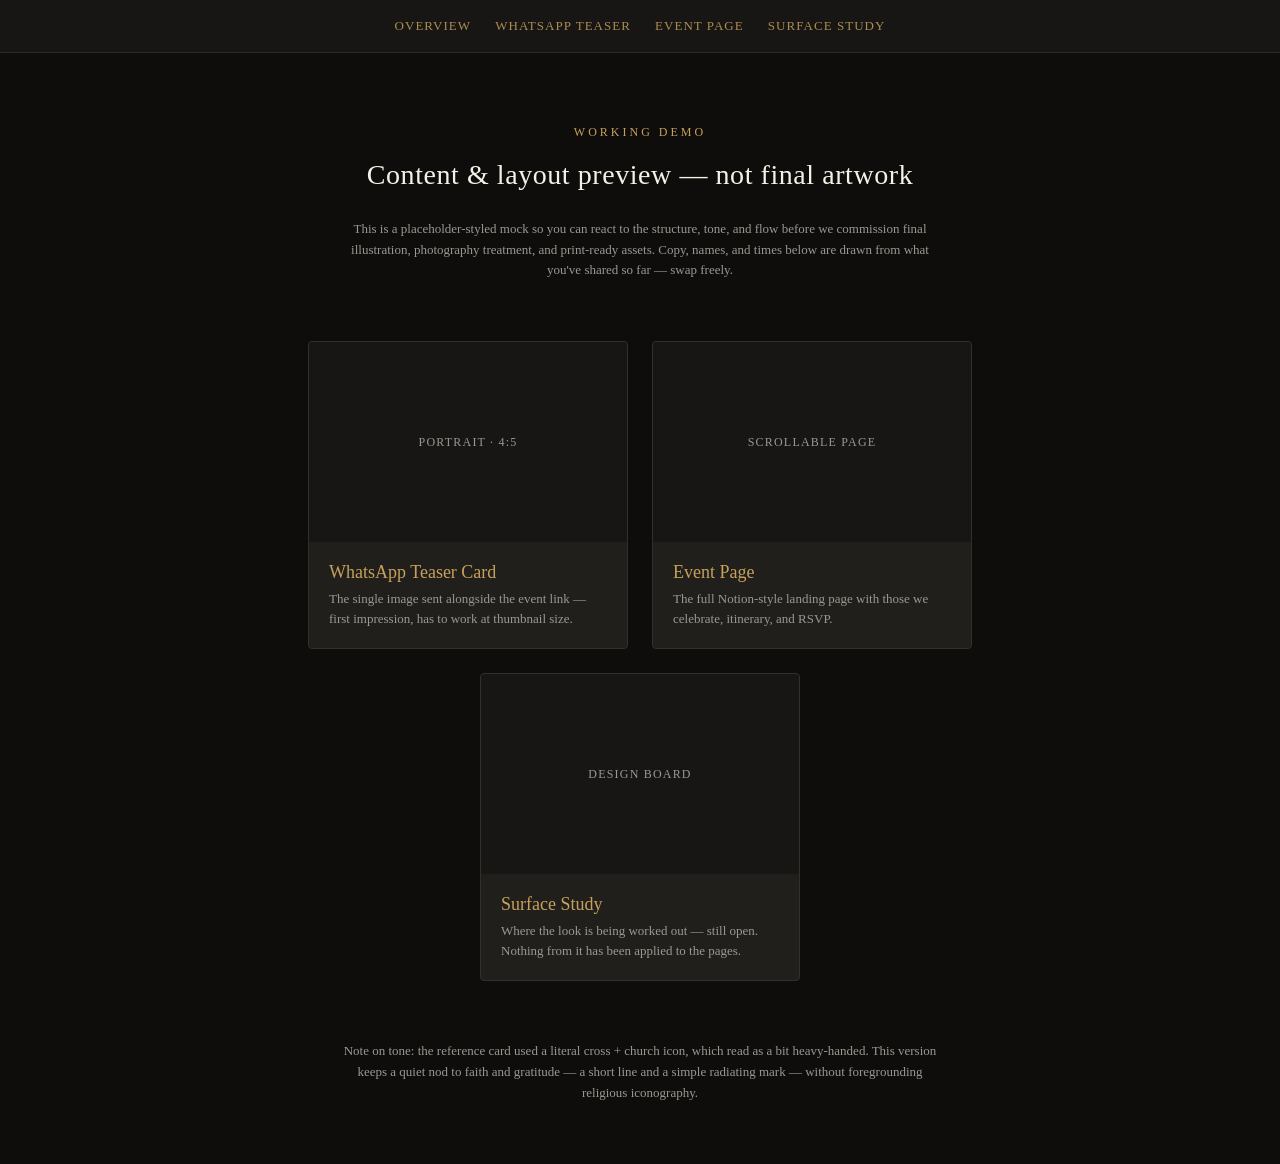
<file: demo/overview.html>
<!DOCTYPE html>
<html lang="en">
<head>
<meta charset="UTF-8">
<title>Demo — Content Experience</title>
<link rel="stylesheet" href="style.css?v=5">
<style>
  .hero {
    max-width: 720px;
    margin: 8vh auto 0;
    text-align: center;
    padding: 0 20px;
  }
  .hero h1 {
    font-weight: 400;
    font-size: 28px;
    letter-spacing: 0.02em;
  }
  .cards {
    display: flex;
    gap: 24px;
    justify-content: center;
    flex-wrap: wrap;
    max-width: 900px;
    margin: 60px auto;
    padding: 0 20px;
  }
  .card {
    background: var(--charcoal);
    border: 1px solid #33302a;
    border-radius: 4px;
    width: 320px;
    text-decoration: none;
    color: var(--cream);
    overflow: hidden;
    transition: transform 0.2s ease, border-color 0.2s ease;
  }
  .card:hover { transform: translateY(-4px); border-color: var(--gold); }
  .card-preview {
    height: 200px;
    display: flex;
    align-items: center;
    justify-content: center;
    background: var(--charcoal-deep);
    font-size: 12px;
    color: var(--silver);
    letter-spacing: 0.1em;
    text-transform: uppercase;
  }
  .card-body { padding: 20px; }
  .card-body h3 { margin: 0 0 6px; font-weight: 400; font-size: 18px; color: var(--gold); }
  .card-body p { margin: 0; font-size: 13px; color: var(--silver); line-height: 1.5; }
</style>
</head>
<body>
  <div class="nav">
    <a href="overview.html">Overview</a>
    <a href="teaser.html">WhatsApp Teaser</a>
    <a href="./">Event Page</a>
    <a href="palette.html">Surface Study</a>
  </div>

  <div class="hero">
    <p class="eyebrow">Working Demo</p>
    <h1>Content &amp; layout preview — not final artwork</h1>
    <p class="note">
      This is a placeholder-styled mock so you can react to the structure, tone, and flow
      before we commission final illustration, photography treatment, and print-ready assets.
      Copy, names, and times below are drawn from what you've shared so far — swap freely.
    </p>
  </div>

  <div class="cards">
    <a class="card" href="teaser.html">
      <div class="card-preview">Portrait · 4:5</div>
      <div class="card-body">
        <h3>WhatsApp Teaser Card</h3>
        <p>The single image sent alongside the event link — first impression, has to work at thumbnail size.</p>
      </div>
    </a>
    <a class="card" href="./">
      <div class="card-preview">Scrollable page</div>
      <div class="card-body">
        <h3>Event Page</h3>
        <p>The full Notion-style landing page with those we celebrate, itinerary, and RSVP.</p>
      </div>
    </a>
    <a class="card" href="palette.html">
      <div class="card-preview">Design board</div>
      <div class="card-body">
        <h3>Surface Study</h3>
        <p>Where the look is being worked out — still open. Nothing from it has been applied to the pages.</p>
      </div>
    </a>
  </div>

  <div class="note" style="margin-bottom: 60px;">
    Note on tone: the reference card used a literal cross + church icon, which read as a bit
    heavy-handed. This version keeps a quiet nod to faith and gratitude — a short line and a
    simple radiating mark — without foregrounding religious iconography.
  </div>
</body>
</html>
</file>
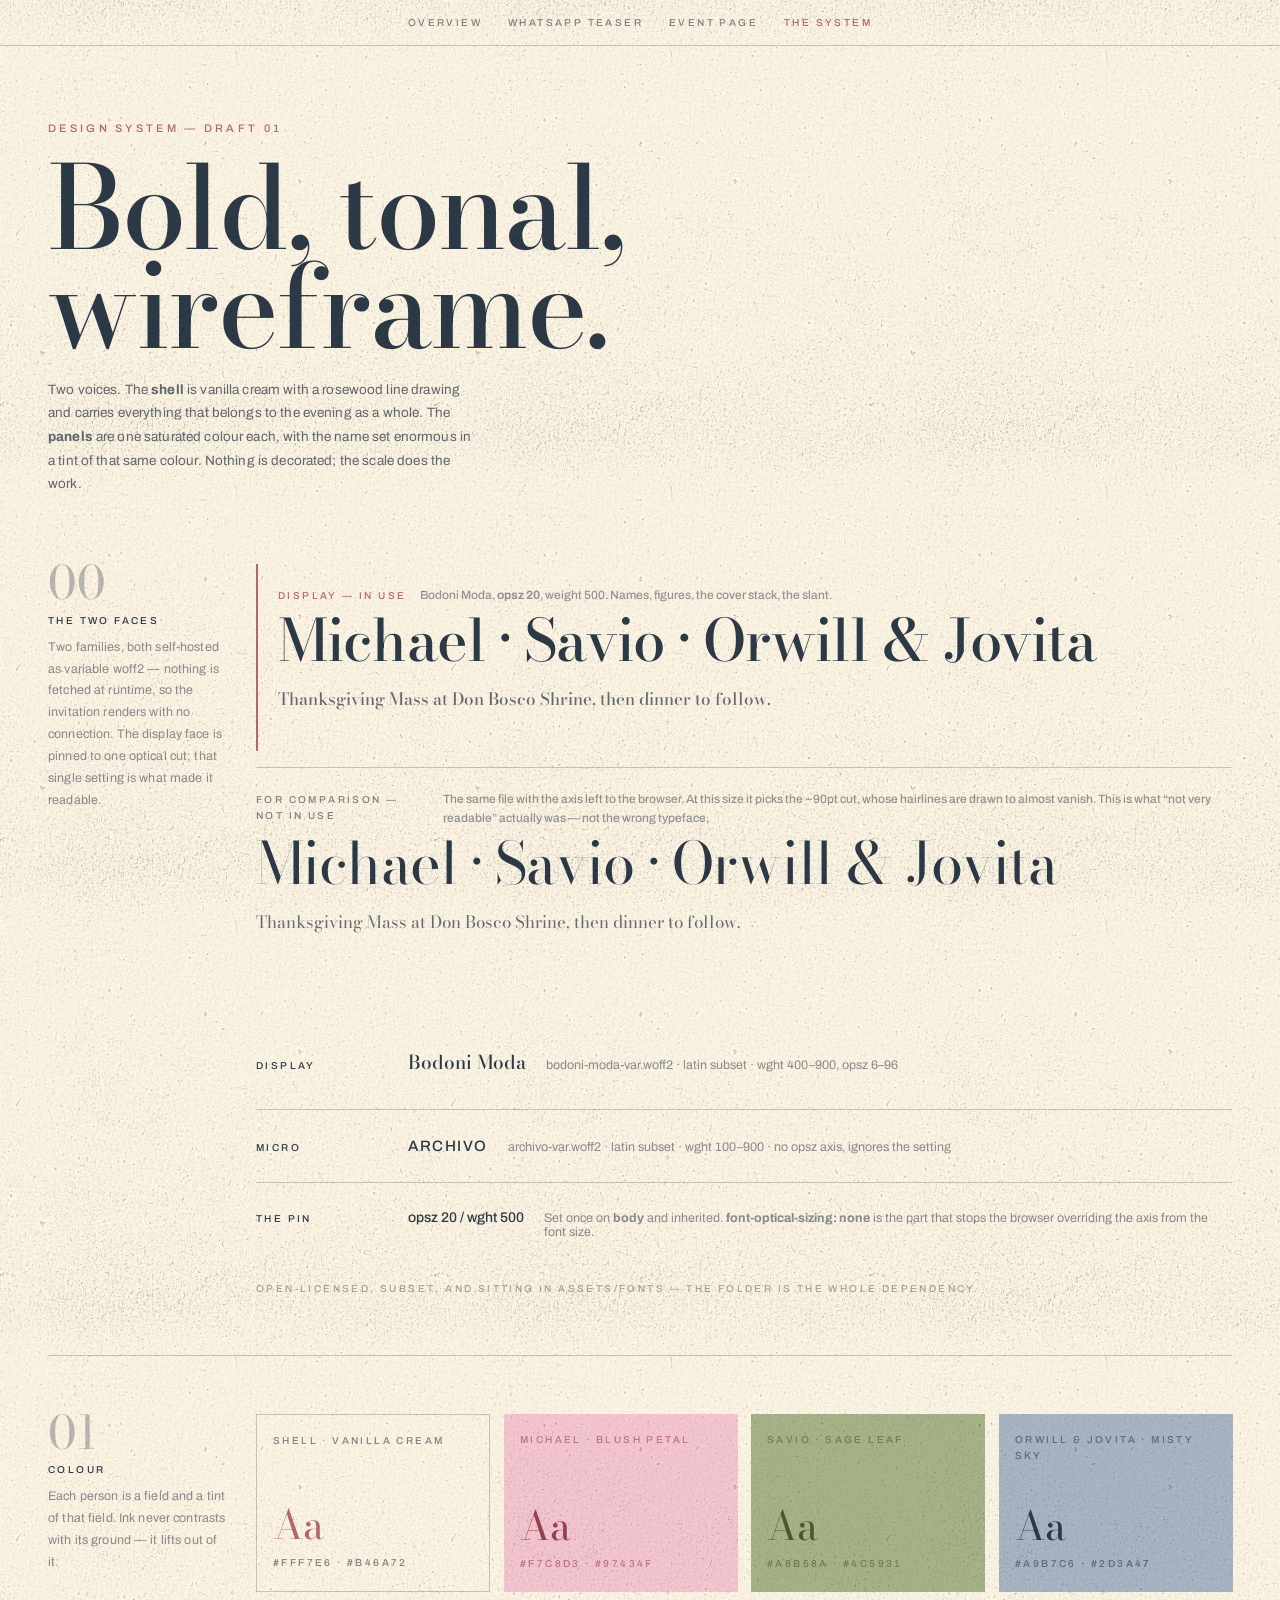
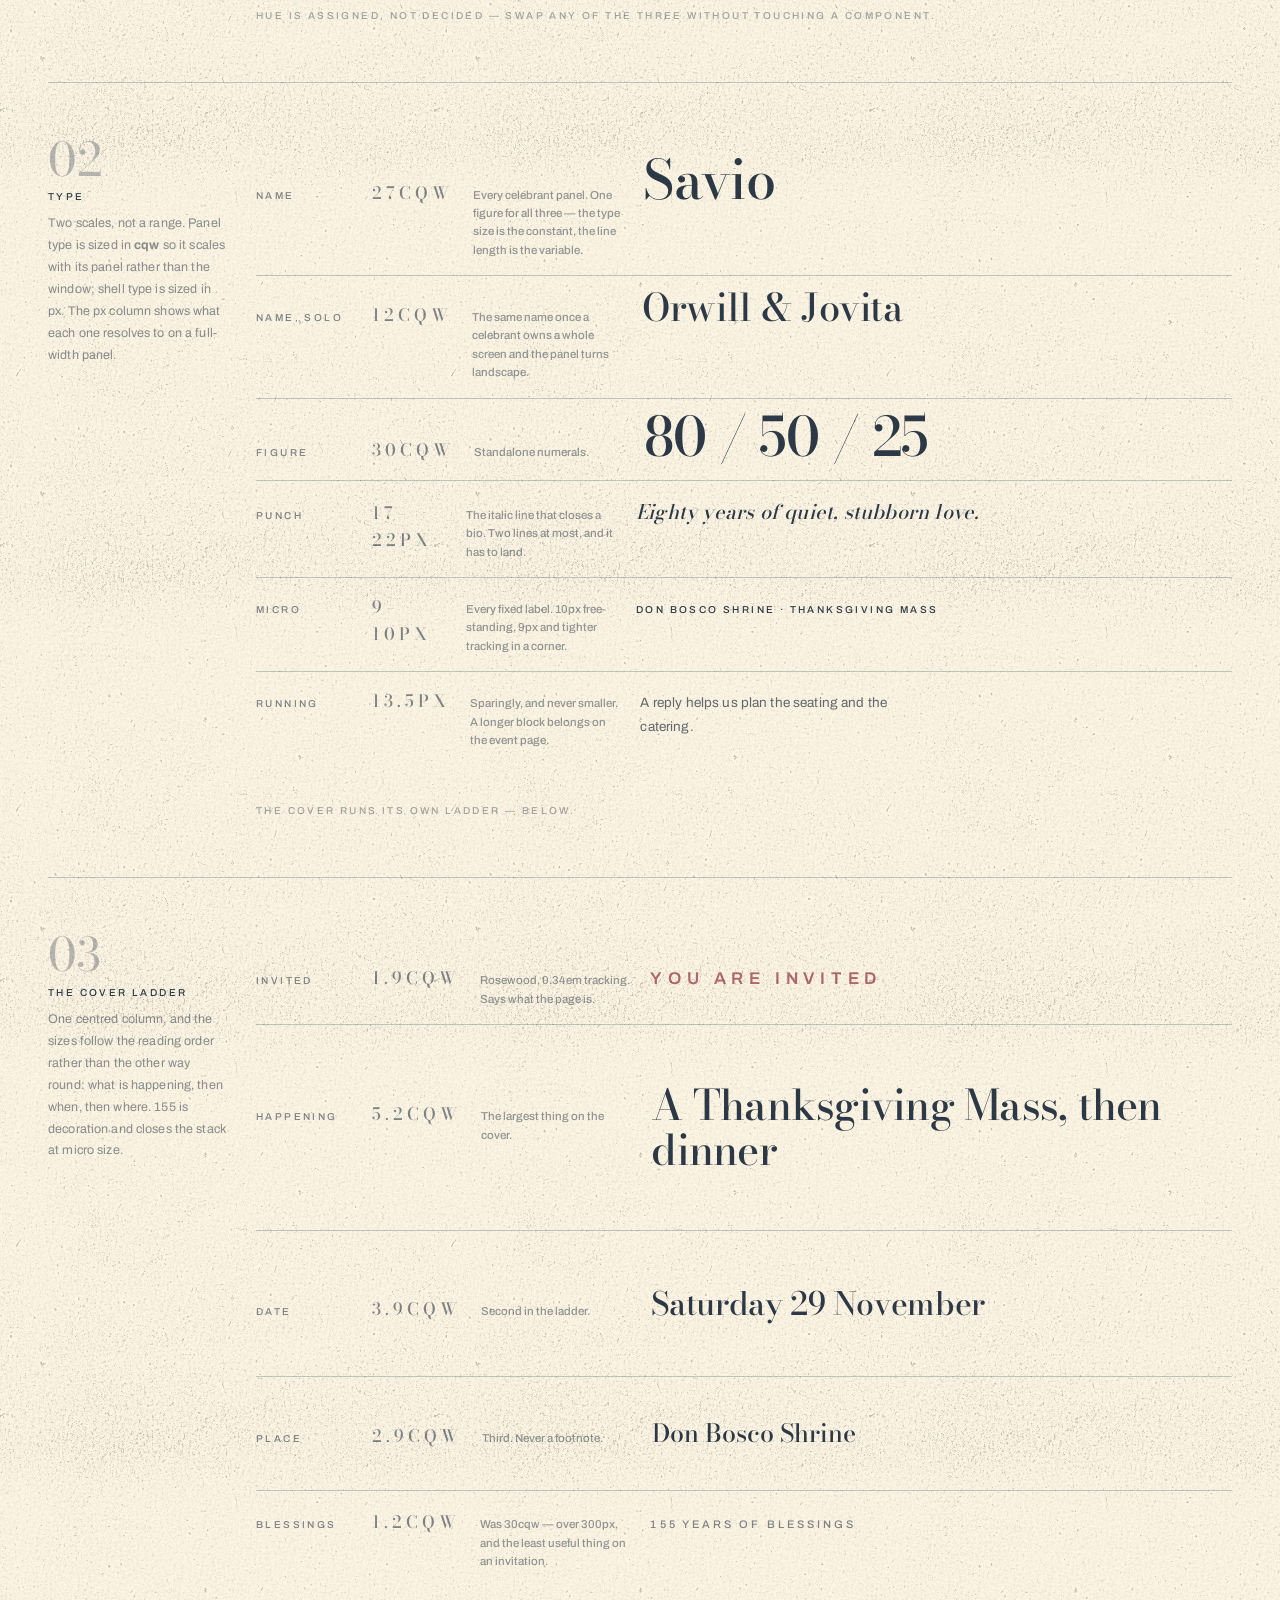
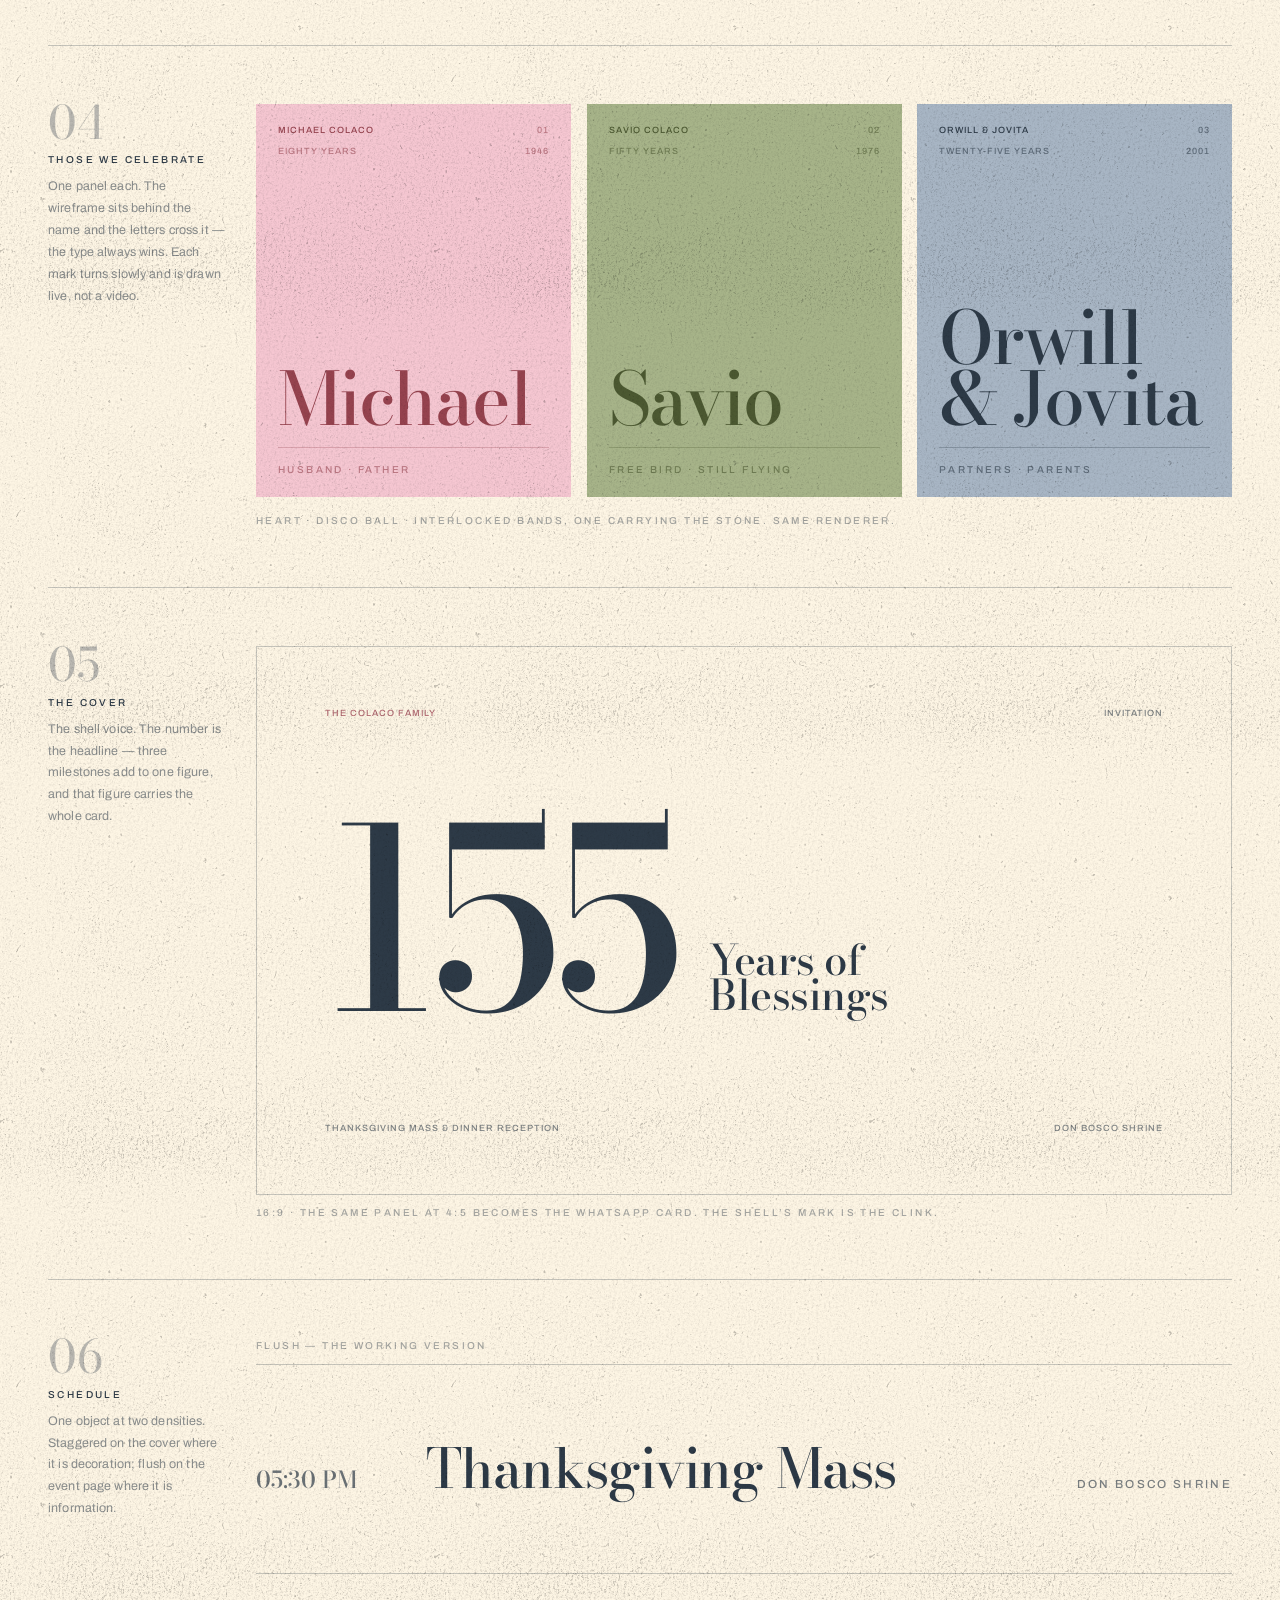
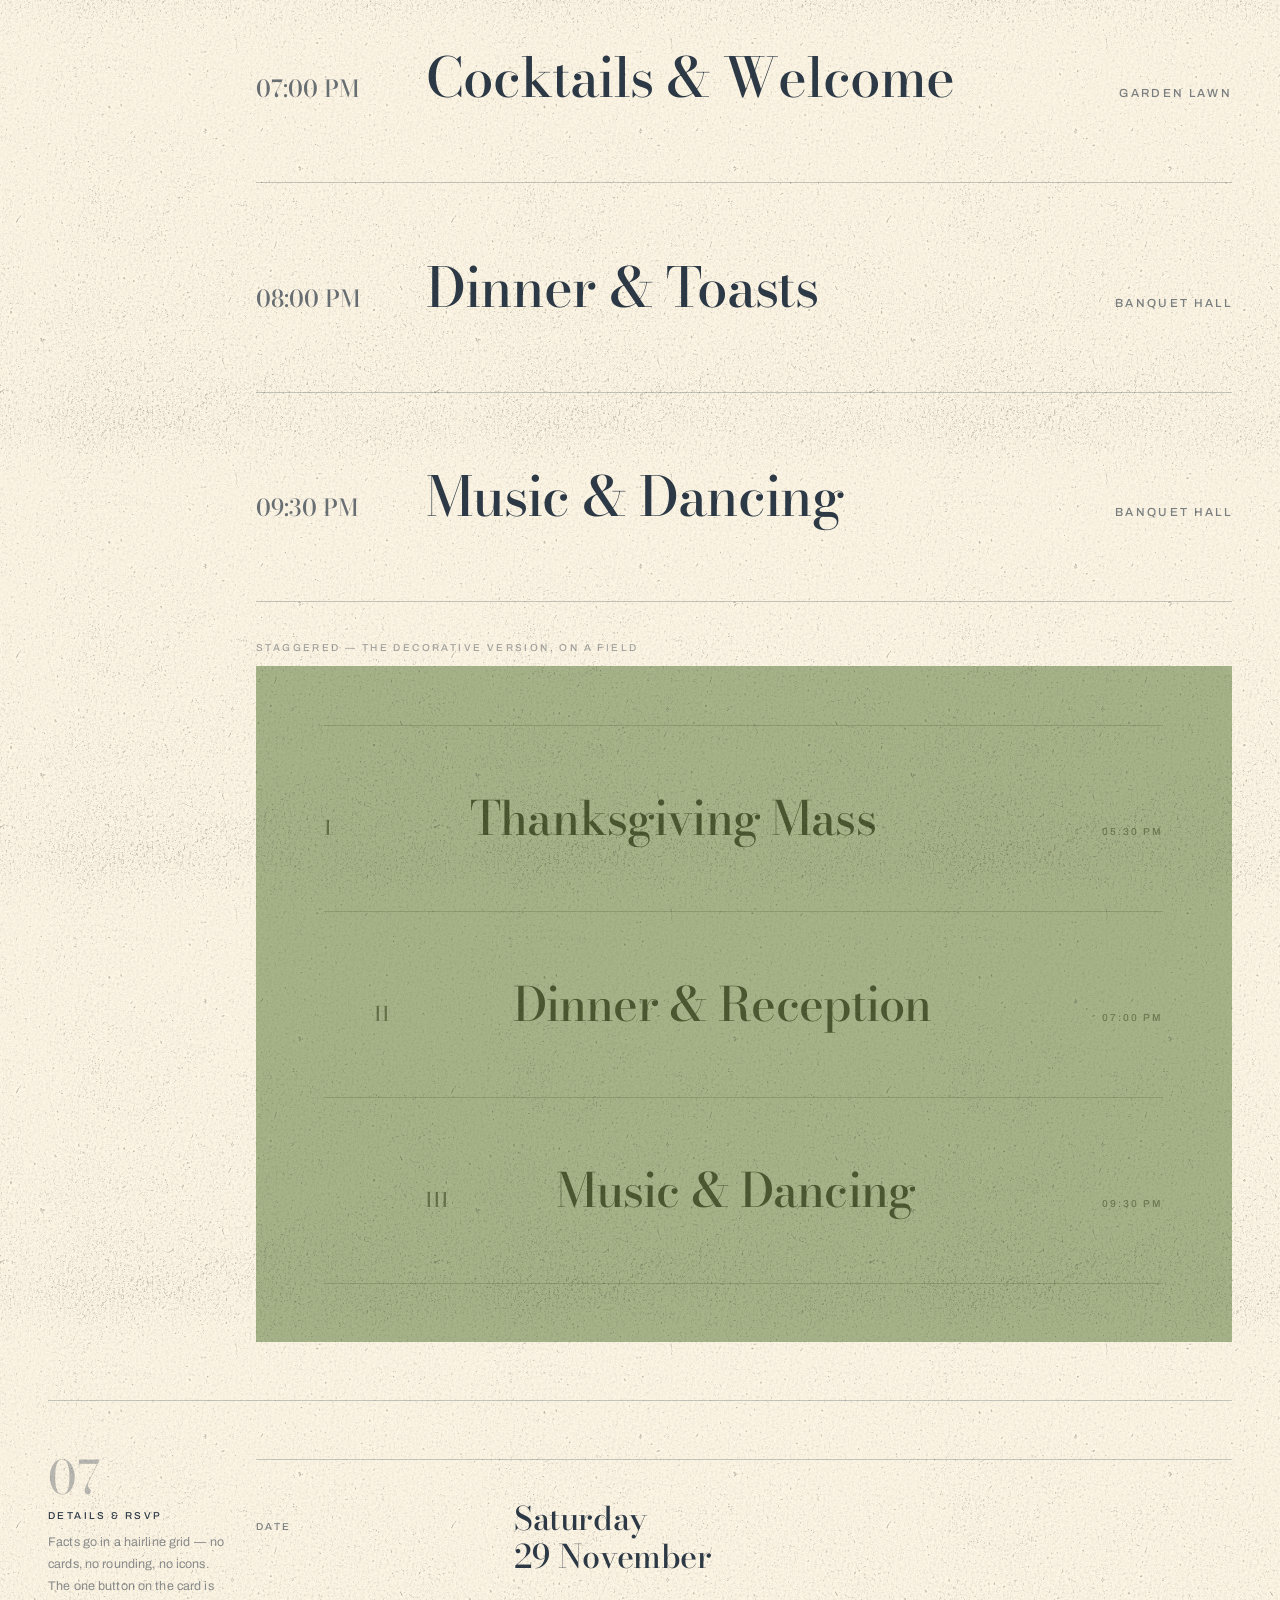
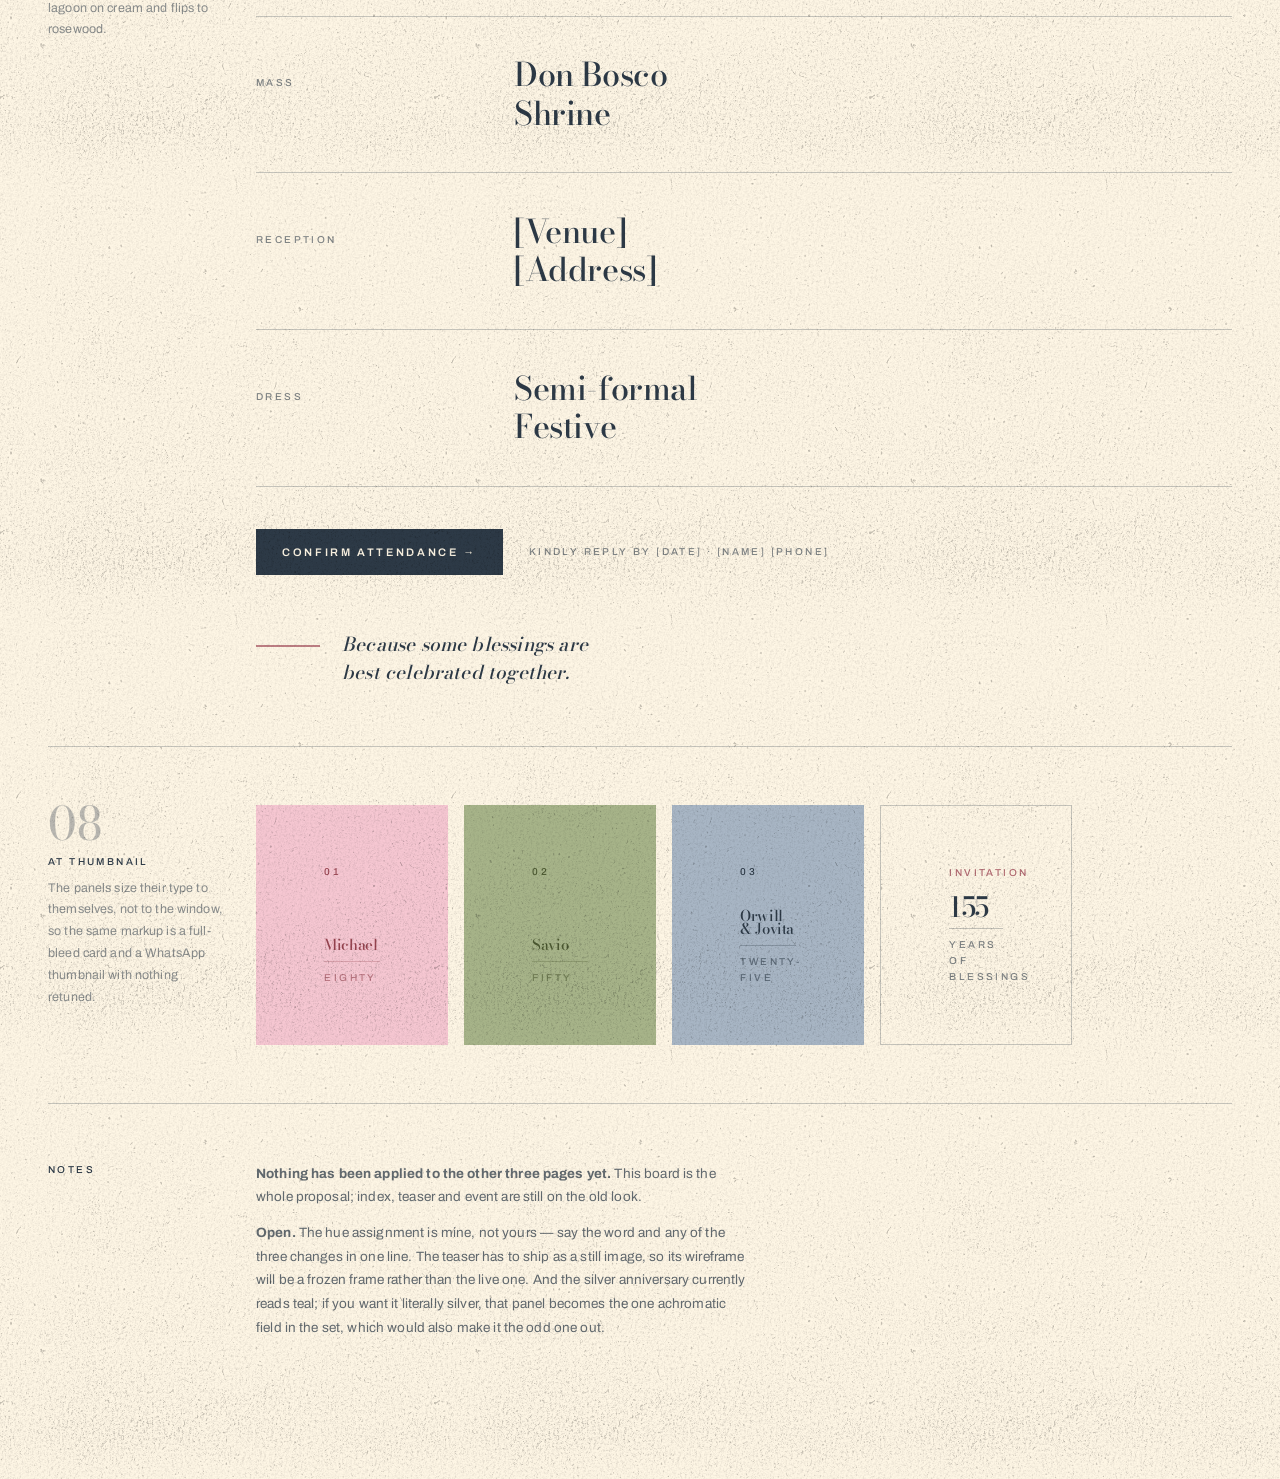
<file: demo/palette.html>
<!DOCTYPE html>
<html lang="en">
<head>
<meta charset="UTF-8">
<meta name="viewport" content="width=device-width, initial-scale=1">
<title>The System — Demo</title>
<link rel="stylesheet" href="system.css?v=26">
<style>
  /* page chrome only -- nothing here is part of the system */
  .nav {
    display: flex; gap: 26px; justify-content: center;
    padding: 17px 0;
    border-bottom: 1px solid var(--hair);
    font-family: var(--micro); font-weight: 500;
    font-size: 10px; letter-spacing: 0.24em; text-transform: uppercase;
  }
  .nav a { color: var(--bone-dim); text-decoration: none; }
  .nav a:hover, .nav a[aria-current] { color: var(--neon); }

  .masthead { padding: 74px 0 10px; }
  .masthead h1 {
    font-family: var(--display); font-weight: 500;
    font-size: clamp(46px, 9vw, 116px); line-height: 0.86;
    letter-spacing: -0.02em; margin: 0 0 22px;
  }
  .masthead .lede { max-width: 54ch; }

  .side .num {
    font-family: var(--display); font-size: 46px; line-height: 0.8;
    opacity: 0.32; margin-bottom: 12px;
  }
  .side .micro { margin-bottom: 8px; }
  .side .running { font-size: 12.5px; opacity: 0.55; }

  .stack { display: flex; flex-direction: column; gap: 16px; }
  .bay { display: flex; flex-direction: column; gap: 10px; }
  .caption { opacity: 0.42; }

  /* type specimen */
  .spec-line {
    display: flex; align-items: baseline; gap: 20px;
    padding: 16px 0; border-top: 1px solid var(--hair);
  }
  .spec-line .tag { flex: 0 0 96px; }

  /* the thumbnail proof */
  .thumbs { display: flex; gap: 16px; align-items: flex-start; flex-wrap: wrap; }
  /* 192px, not smaller: the micro type has a hard 10px floor, so below
     roughly this width the fixed labels stop fitting a 4:5 box */
  .thumbs .panel { width: 192px; }

  .legend { display: flex; gap: 28px; flex-wrap: wrap; margin-top: 14px; }

  .face { padding: 22px 0; border-top: 1px solid var(--hair); }
  .face:first-child { border-top: 0; }
  .face-head { display: flex; align-items: baseline; gap: 14px; margin-bottom: 6px; }
  .face-head .why { opacity: 0.5; font-size: 12px; letter-spacing: 0; text-transform: none; }
  .face-name {
    font-size: 58px; line-height: 1.02; margin: 4px 0 8px;
    letter-spacing: -0.015em;
  }
  .face-small { font-size: 17px; line-height: 1.45; opacity: 0.72; }
  .face-name, .face-small { font-weight: 500; }
  .face-name, .face-small { font-family: 'Bodoni Moda', serif; }

  /* The same Bodoni Moda, pinned to its TEXT optical size instead of letting
     the browser pick the 90pt display cut at display sizes. Identical
     skeleton, thicker thins. font-optical-sizing:none is what stops the
     browser overriding the axis from the font-size. */
  .f-opsz .face-name, .f-opsz .face-small {
    font-optical-sizing: none;
    font-variation-settings: 'opsz' 11;
  }
  .f-opsz-mid .face-name, .f-opsz-mid .face-small {
    font-optical-sizing: none;
    font-variation-settings: 'opsz' 20;
    font-weight: 500;
  }
  /* the browser's own choice, shown only so the locked cut has something to
     be compared against */
  .f-default .face-name, .f-default .face-small {
    font-optical-sizing: auto;
    font-variation-settings: normal;
    font-weight: 400;
  }
  .face.locked { border-left: 2px solid var(--neon); padding-left: 20px; }

  /* the axis table */
  .axis { display: flex; align-items: baseline; gap: 20px; padding: 13px 0;
          border-top: 1px solid var(--hair); }
  .axis .k { flex: 0 0 132px; }
  .axis .v { font-family: var(--display); font-weight: 500; font-size: 19px; }
  .axis .n { flex: 1; font-size: 12.5px; opacity: 0.55; font-family: var(--micro); }

  .spec-line .use { flex: 0 0 150px; font-size: 11.5px; opacity: 0.5;
                    font-family: var(--micro); letter-spacing: 0; text-transform: none; }
  .spec-line .px { flex: 0 0 74px; font-family: var(--display); font-size: 17px; opacity: 0.6; }
  .spec-line .sample { flex: 1; min-width: 0; }
</style>
</head>
<body>

<div class="nav">
  <a href="overview.html">Overview</a>
  <a href="teaser.html">WhatsApp Teaser</a>
  <a href="./">Event Page</a>
  <a href="palette.html" aria-current="page">The System</a>
</div>

<div class="sheet">

  <header class="masthead">
    <p class="micro micro--lead" style="color: var(--neon); margin-bottom: 20px;">
      Design System — Draft 01
    </p>
    <h1>Bold, tonal,<br>wireframe.</h1>
    <p class="running lede">
      Two voices. The <b>shell</b> is vanilla cream with a rosewood line drawing and carries
      everything that belongs to the evening as a whole. The <b>panels</b> are one saturated
      colour each, with the name set enormous in a tint of that same colour. Nothing is
      decorated; the scale does the work.
    </p>
  </header>

  <!-- ============================================ 00 THE FACES -->
  <section class="chapter">
    <div class="side">
      <div class="num">00</div>
      <p class="micro">The Two Faces</p>
      <p class="running">
        Two families, both self-hosted as variable woff2 &mdash; nothing is fetched at
        runtime, so the invitation renders with no connection. The display face is
        pinned to one optical cut; that single setting is what made it readable.
      </p>
    </div>
    <div class="stack">

      <div class="face locked f-opsz-mid">
        <div class="face-head">
          <p class="micro" style="color: var(--neon);">Display &mdash; in use</p>
          <p class="micro why">Bodoni Moda, <b>opsz 20</b>, weight 500. Names, figures, the cover stack, the slant.</p>
        </div>
        <p class="face-name">Michael &middot; Savio &middot; Orwill &amp; Jovita</p>
        <p class="face-small">Thanksgiving Mass at Don Bosco Shrine, then dinner to follow.</p>
      </div>

      <div class="face f-default">
        <div class="face-head">
          <p class="micro micro--dim">For comparison &mdash; not in use</p>
          <p class="micro why">The same file with the axis left to the browser. At this size it picks
            the ~90pt cut, whose hairlines are drawn to almost vanish. This is what
            &ldquo;not very readable&rdquo; actually was &mdash; not the wrong typeface.</p>
        </div>
        <p class="face-name">Michael &middot; Savio &middot; Orwill &amp; Jovita</p>
        <p class="face-small">Thanksgiving Mass at Don Bosco Shrine, then dinner to follow.</p>
      </div>

      <div style="padding-top: 26px;">
        <div class="axis" style="border-top: 0;">
          <p class="micro tag k">Display</p>
          <p class="v">Bodoni Moda</p>
          <p class="n">bodoni-moda-var.woff2 &middot; latin subset &middot; wght 400&ndash;900, opsz 6&ndash;96</p>
        </div>
        <div class="axis">
          <p class="micro tag k">Micro</p>
          <p class="v" style="font-family: var(--micro); font-size: 15px; letter-spacing: 0.1em;">ARCHIVO</p>
          <p class="n">archivo-var.woff2 &middot; latin subset &middot; wght 100&ndash;900 &middot; no opsz axis, ignores the setting</p>
        </div>
        <div class="axis">
          <p class="micro tag k">The pin</p>
          <p class="v" style="font-size: 14px; font-family: var(--micro);">opsz 20 / wght 500</p>
          <p class="n">Set once on <b>body</b> and inherited. <b>font-optical-sizing: none</b> is the part
             that stops the browser overriding the axis from the font size.</p>
        </div>
      </div>

      <p class="micro caption">
        Open-licensed, subset, and sitting in assets/fonts &mdash; the folder is the whole dependency.
      </p>
    </div>
  </section>

  <!-- ================================================== 01 COLOUR -->
  <section class="chapter">
    <div class="side">
      <div class="num">01</div>
      <p class="micro">Colour</p>
      <p class="running">
        Each person is a field and a tint of that field. Ink never contrasts with its
        ground — it lifts out of it.
      </p>
    </div>
    <div class="stack">
      <div class="swatch-row">
        <div class="panel p-shell swatch" style="border: 1px solid var(--hair);">
          <p class="micro micro--dim">Shell · Vanilla Cream</p>
          <div>
            <div class="chip" style="color: var(--neon);">Aa</div>
            <p class="micro micro--dim" style="margin-top: 14px;">#FFF7E6 · #B46A72</p>
          </div>
        </div>
        <div class="panel p-michael swatch">
          <p class="micro micro--dim">Michael · Blush Petal</p>
          <div>
            <div class="chip">Aa</div>
            <p class="micro micro--dim" style="margin-top: 14px;">#F7C8D3 · #97434F</p>
          </div>
        </div>
        <div class="panel p-savio swatch">
          <p class="micro micro--dim">Savio · Sage Leaf</p>
          <div>
            <div class="chip">Aa</div>
            <p class="micro micro--dim" style="margin-top: 14px;">#A8B58A · #4C5931</p>
          </div>
        </div>
        <div class="panel p-orwill swatch">
          <p class="micro micro--dim">Orwill &amp; Jovita · Misty Sky</p>
          <div>
            <div class="chip">Aa</div>
            <p class="micro micro--dim" style="margin-top: 14px;">#A9B7C6 · #2D3A47</p>
          </div>
        </div>
      </div>
      <p class="micro caption">
        Hue is assigned, not decided — swap any of the three without touching a component.
      </p>
    </div>
  </section>

  <!-- ================================================== 02 TYPE -->
  <section class="chapter">
    <div class="side">
      <div class="num">02</div>
      <p class="micro">Type</p>
      <p class="running">
        Two scales, not a range. Panel type is sized in <b>cqw</b> so it scales with
        its panel rather than the window; shell type is sized in px. The px column
        shows what each one resolves to on a full-width panel.
      </p>
    </div>
    <div class="stack">
      <div>
        <div class="spec-line" style="border-top: 0;">
          <p class="micro tag micro--dim">Name</p>
          <p class="micro px">27cqw</p>
          <p class="micro use">Every celebrant panel. One figure for all three &mdash; the type size is the
            constant, the line length is the variable.</p>
          <p class="name sample" style="font-size: 54px;">Savio</p>
        </div>
        <div class="spec-line">
          <p class="micro tag micro--dim">Name, solo</p>
          <p class="micro px">12cqw</p>
          <p class="micro use">The same name once a celebrant owns a whole screen and the panel turns landscape.</p>
          <p class="name sample" style="font-size: 38px;">Orwill &amp; Jovita</p>
        </div>
        <div class="spec-line">
          <p class="micro tag micro--dim">Figure</p>
          <p class="micro px">30cqw</p>
          <p class="micro use">Standalone numerals.</p>
          <p class="figure sample" style="font-size: 54px;">80 / 50 / 25</p>
        </div>
        <div class="spec-line">
          <p class="micro tag micro--dim">Punch</p>
          <p class="micro px">17&ndash;22px</p>
          <p class="micro use">The italic line that closes a bio. Two lines at most, and it has to land.</p>
          <p class="slant sample" style="font-size: 20px;">Eighty years of quiet, stubborn love.</p>
        </div>
        <div class="spec-line">
          <p class="micro tag micro--dim">Micro</p>
          <p class="micro px">9&ndash;10px</p>
          <p class="micro use">Every fixed label. 10px free-standing, 9px and tighter tracking in a corner.</p>
          <p class="micro sample">Don Bosco Shrine &middot; Thanksgiving Mass</p>
        </div>
        <div class="spec-line">
          <p class="micro tag micro--dim">Running</p>
          <p class="micro px">13.5px</p>
          <p class="micro use">Sparingly, and never smaller. A longer block belongs on the event page.</p>
          <p class="running sample" style="max-width: 34ch;">
            A reply helps us plan the seating and the catering.
          </p>
        </div>
      </div>

      <p class="micro caption" style="margin-top: 22px;">
        The cover runs its own ladder &mdash; below.
      </p>
    </div>
  </section>

  <!-- ============================================ 02b THE COVER LADDER -->
  <section class="chapter">
    <div class="side">
      <div class="num">03</div>
      <p class="micro">The Cover Ladder</p>
      <p class="running">
        One centred column, and the sizes follow the reading order rather than the
        other way round: what is happening, then when, then where. 155 is decoration
        and closes the stack at micro size.
      </p>
    </div>
    <div class="stack">
      <div>
        <div class="spec-line" style="border-top: 0;">
          <p class="micro tag micro--dim">Invited</p>
          <p class="micro px">1.9cqw</p>
          <p class="micro use">Rosewood, 0.34em tracking. Says what the page is.</p>
          <p class="sample" style="font-family: var(--micro); font-weight: 600; font-size: 17px;
             letter-spacing: 0.34em; text-transform: uppercase; color: var(--neon);">You Are Invited</p>
        </div>
        <div class="spec-line">
          <p class="micro tag micro--dim">Happening</p>
          <p class="micro px">5.2cqw</p>
          <p class="micro use">The largest thing on the cover.</p>
          <p class="sample" style="font-family: var(--display); font-weight: 500; font-size: 42px;
             line-height: 1.06; letter-spacing: -0.018em;">A Thanksgiving Mass, then dinner</p>
        </div>
        <div class="spec-line">
          <p class="micro tag micro--dim">Date</p>
          <p class="micro px">3.9cqw</p>
          <p class="micro use">Second in the ladder.</p>
          <p class="sample" style="font-family: var(--display); font-weight: 500; font-size: 32px;
             letter-spacing: -0.012em;">Saturday 29 November</p>
        </div>
        <div class="spec-line">
          <p class="micro tag micro--dim">Place</p>
          <p class="micro px">2.9cqw</p>
          <p class="micro use">Third. Never a footnote.</p>
          <p class="sample" style="font-family: var(--display); font-weight: 500; font-size: 25px;
             line-height: 1.25;">Don Bosco Shrine</p>
        </div>
        <div class="spec-line">
          <p class="micro tag micro--dim">Blessings</p>
          <p class="micro px">1.2cqw</p>
          <p class="micro use">Was 30cqw &mdash; over 300px, and the least useful thing on an invitation.</p>
          <p class="sample" style="font-family: var(--micro); font-weight: 500; font-size: 11px;
             letter-spacing: 0.28em; text-transform: uppercase; opacity: 0.6;">155 Years of Blessings</p>
        </div>
      </div>
    </div>
  </section>

  <!-- ================================================== 03 THE THREE -->
  <section class="chapter">
    <div class="side">
      <div class="num">04</div>
      <p class="micro">Those We Celebrate</p>
      <p class="running">
        One panel each. The wireframe sits behind the name and the letters cross it —
        the type always wins. Each mark turns slowly and is drawn live, not a video.
      </p>
    </div>
    <div class="stack">
      <div class="trio">

        <article class="panel panel--tall p-michael">
          <canvas class="wire wire--bed" data-wire="heart" data-color="#97434f" data-speed="0.7"></canvas>
          <div class="corners">
            <p class="micro">Michael Colaco</p>
            <p class="micro micro--dim">01</p>
            <p class="micro micro--dim">Eighty Years</p>
            <p class="micro micro--dim">1946</p>
          </div>
          <div>
            <p class="name name--tight">Michael</p>
            <hr class="rule" style="margin: 18px 0 14px;">
            <p class="micro micro--dim">Husband · Father</p>
          </div>
        </article>

        <article class="panel panel--tall p-savio">
          <canvas class="wire wire--bed" data-wire="ball" data-color="#4c5931" data-speed="1"></canvas>
          <div class="corners">
            <p class="micro">Savio Colaco</p>
            <p class="micro micro--dim">02</p>
            <p class="micro micro--dim">Fifty Years</p>
            <p class="micro micro--dim">1976</p>
          </div>
          <div>
            <p class="name name--tight">Savio</p>
            <hr class="rule" style="margin: 18px 0 14px;">
            <p class="micro micro--dim">Free bird · Still flying</p>
          </div>
        </article>

        <article class="panel panel--tall p-orwill">
          <canvas class="wire wire--bed" data-wire="rings" data-color="#2d3a47" data-speed="0.55"></canvas>
          <div class="corners">
            <p class="micro">Orwill &amp; Jovita</p>
            <p class="micro micro--dim">03</p>
            <p class="micro micro--dim">Twenty-Five Years</p>
            <p class="micro micro--dim">2001</p>
          </div>
          <div>
            <p class="name name--tight">Orwill<br>&amp; Jovita</p>
            <hr class="rule" style="margin: 18px 0 14px;">
            <p class="micro micro--dim">Partners · Parents</p>
          </div>
        </article>

      </div>
      <p class="micro caption">
        Heart · disco ball · interlocked bands, one carrying the stone. Same renderer.
      </p>
    </div>
  </section>

  <!-- ================================================== 04 THE COVER -->
  <section class="chapter">
    <div class="side">
      <div class="num">05</div>
      <p class="micro">The Cover</p>
      <p class="running">
        The shell voice. The number is the headline — three milestones add to one figure,
        and that figure carries the whole card.
      </p>
    </div>
    <div class="bay">
      <article class="panel panel--wide p-shell" style="border: 1px solid var(--hair);">
        <canvas class="wire wire--bed" data-wire="flutes" data-color="#b46a72" data-speed="0.4"
                style="opacity: 0.4;"></canvas>
        <div class="corners">
          <p class="micro" style="color: var(--neon);">The Colaco Family</p>
          <p class="micro micro--dim">Invitation</p>
        </div>
        <div style="display: flex; align-items: flex-end; gap: 30px; flex-wrap: wrap;">
          <p class="figure">155</p>
          <div style="padding-bottom: 8px;">
            <p class="name" style="font-size: clamp(26px, 5cqw, 62px);">Years of<br>Blessings</p>
          </div>
        </div>
        <div class="corners">
          <p class="micro micro--dim">Thanksgiving Mass &amp; Dinner Reception</p>
          <p class="micro micro--dim">Don Bosco Shrine</p>
        </div>
      </article>
      <p class="micro caption">16:9 · the same panel at 4:5 becomes the WhatsApp card. The shell’s mark is the clink.</p>
    </div>
  </section>

  <!-- ================================================== 05 SCHEDULE -->
  <section class="chapter">
    <div class="side">
      <div class="num">06</div>
      <p class="micro">Schedule</p>
      <p class="running">
        One object at two densities. Staggered on the cover where it is decoration;
        flush on the event page where it is information.
      </p>
    </div>
    <div class="stack">

      <div class="bay">
        <p class="micro caption">Flush — the working version</p>
        <div class="ledger">
          <div class="ledger-row">
            <p class="micro when">05:30 PM</p>
            <p class="what">Thanksgiving Mass</p>
            <p class="micro where">Don Bosco Shrine</p>
          </div>
          <div class="ledger-row">
            <p class="micro when">07:00 PM</p>
            <p class="what">Cocktails &amp; Welcome</p>
            <p class="micro where">Garden Lawn</p>
          </div>
          <div class="ledger-row">
            <p class="micro when">08:00 PM</p>
            <p class="what">Dinner &amp; Toasts</p>
            <p class="micro where">Banquet Hall</p>
          </div>
          <div class="ledger-row">
            <p class="micro when">09:30 PM</p>
            <p class="what">Music &amp; Dancing</p>
            <p class="micro where">Banquet Hall</p>
          </div>
        </div>
      </div>

      <div class="bay" style="margin-top: 22px;">
        <p class="micro caption">Staggered — the decorative version, on a field</p>
        <article class="panel panel--band p-savio" style="justify-content: center;">
          <canvas class="wire wire--bed" data-wire="ball" data-color="#4c5931" data-speed="0.8"
                  style="opacity: 0.32;"></canvas>
          <div class="ledger ledger--stagger">
            <div class="ledger-row">
              <p class="micro when">I</p>
              <p class="what">Thanksgiving Mass</p>
              <p class="micro where">05:30 PM</p>
            </div>
            <div class="ledger-row">
              <p class="micro when">II</p>
              <p class="what">Dinner &amp; Reception</p>
              <p class="micro where">07:00 PM</p>
            </div>
            <div class="ledger-row">
              <p class="micro when">III</p>
              <p class="what">Music &amp; Dancing</p>
              <p class="micro where">09:30 PM</p>
            </div>
          </div>
        </article>
      </div>

    </div>
  </section>

  <!-- ================================================== 06 DETAILS -->
  <section class="chapter">
    <div class="side">
      <div class="num">07</div>
      <p class="micro">Details &amp; RSVP</p>
      <p class="running">
        Facts go in a hairline grid — no cards, no rounding, no icons. The one button
        on the card is lagoon on cream and flips to rosewood.
      </p>
    </div>
    <div class="stack">
      <div class="data">
        <div>
          <p class="micro micro--dim">Date</p>
          <p class="val">Saturday<br>29 November</p>
        </div>
        <div>
          <p class="micro micro--dim">Mass</p>
          <p class="val">Don Bosco<br>Shrine</p>
        </div>
        <div>
          <p class="micro micro--dim">Reception</p>
          <p class="val">[Venue]<br>[Address]</p>
        </div>
        <div>
          <p class="micro micro--dim">Dress</p>
          <p class="val">Semi-formal<br>Festive</p>
        </div>
      </div>

      <div style="display: flex; align-items: center; gap: 26px; flex-wrap: wrap; margin-top: 26px;">
        <a class="action" href="#">Confirm Attendance →</a>
        <p class="micro micro--dim">Kindly reply by [date] · [name] [phone]</p>
      </div>

      <div style="margin-top: 40px; display: flex; gap: 22px; align-items: flex-start;">
        <hr class="rule rule--heavy" style="width: 64px; margin-top: 14px; flex: 0 0 auto; color: var(--neon);">
        <p class="slant" style="max-width: 30ch;">
          Because some blessings are<br>best celebrated together.
        </p>
      </div>
    </div>
  </section>

  <!-- ================================================== 07 SCALING -->
  <section class="chapter">
    <div class="side">
      <div class="num">08</div>
      <p class="micro">At Thumbnail</p>
      <p class="running">
        The panels size their type to themselves, not to the window, so the same markup
        is a full-bleed card and a WhatsApp thumbnail with nothing retuned.
      </p>
    </div>
    <div class="stack">
      <div class="thumbs">
        <article class="panel panel--tall p-michael">
          <canvas class="wire wire--bed" data-wire="heart" data-color="#97434f" data-speed="0.7"></canvas>
          <p class="micro">01</p>
          <div>
            <p class="name name--tight">Michael</p>
            <hr class="rule" style="margin: 10px 0 8px;">
            <p class="micro micro--dim">Eighty</p>
          </div>
        </article>
        <article class="panel panel--tall p-savio">
          <canvas class="wire wire--bed" data-wire="ball" data-color="#4c5931"></canvas>
          <p class="micro">02</p>
          <div>
            <p class="name name--tight">Savio</p>
            <hr class="rule" style="margin: 10px 0 8px;">
            <p class="micro micro--dim">Fifty</p>
          </div>
        </article>
        <article class="panel panel--tall p-orwill">
          <canvas class="wire wire--bed" data-wire="rings" data-color="#2d3a47" data-speed="0.55"></canvas>
          <p class="micro">03</p>
          <div>
            <p class="name name--tight">Orwill<br>&amp; Jovita</p>
            <hr class="rule" style="margin: 10px 0 8px;">
            <p class="micro micro--dim">Twenty-Five</p>
          </div>
        </article>
        <article class="panel panel--tall p-shell" style="border: 1px solid var(--hair);">
          <canvas class="wire wire--bed" data-wire="flutes" data-color="#b46a72" data-speed="0.4"
                  style="opacity: 0.45;"></canvas>
          <p class="micro" style="color: var(--neon);">Invitation</p>
          <div>
            <p class="figure figure--fill">155</p>
            <hr class="rule" style="margin: 10px 0 8px;">
            <p class="micro micro--dim">Years of Blessings</p>
          </div>
        </article>
      </div>
    </div>
  </section>

  <!-- ================================================== NOTES -->
  <section class="chapter">
    <div class="side">
      <p class="micro">Notes</p>
    </div>
    <div class="stack" style="gap: 12px;">
      <p class="running" style="max-width: 62ch;">
        <b>Nothing has been applied to the other three pages yet.</b> This board is the
        whole proposal; index, teaser and event are still on the old look.
      </p>
      <p class="running" style="max-width: 62ch;">
        <b>Open.</b> The hue assignment is mine, not yours — say the word and any of the
        three changes in one line. The teaser has to ship as a still image, so its
        wireframe will be a frozen frame rather than the live one. And the silver
        anniversary currently reads teal; if you want it literally silver, that panel
        becomes the one achromatic field in the set, which would also make it the
        odd one out.
      </p>
    </div>
  </section>

</div>

<script src="wireframe.js?v=1"></script>
</body>
</html>
</file>
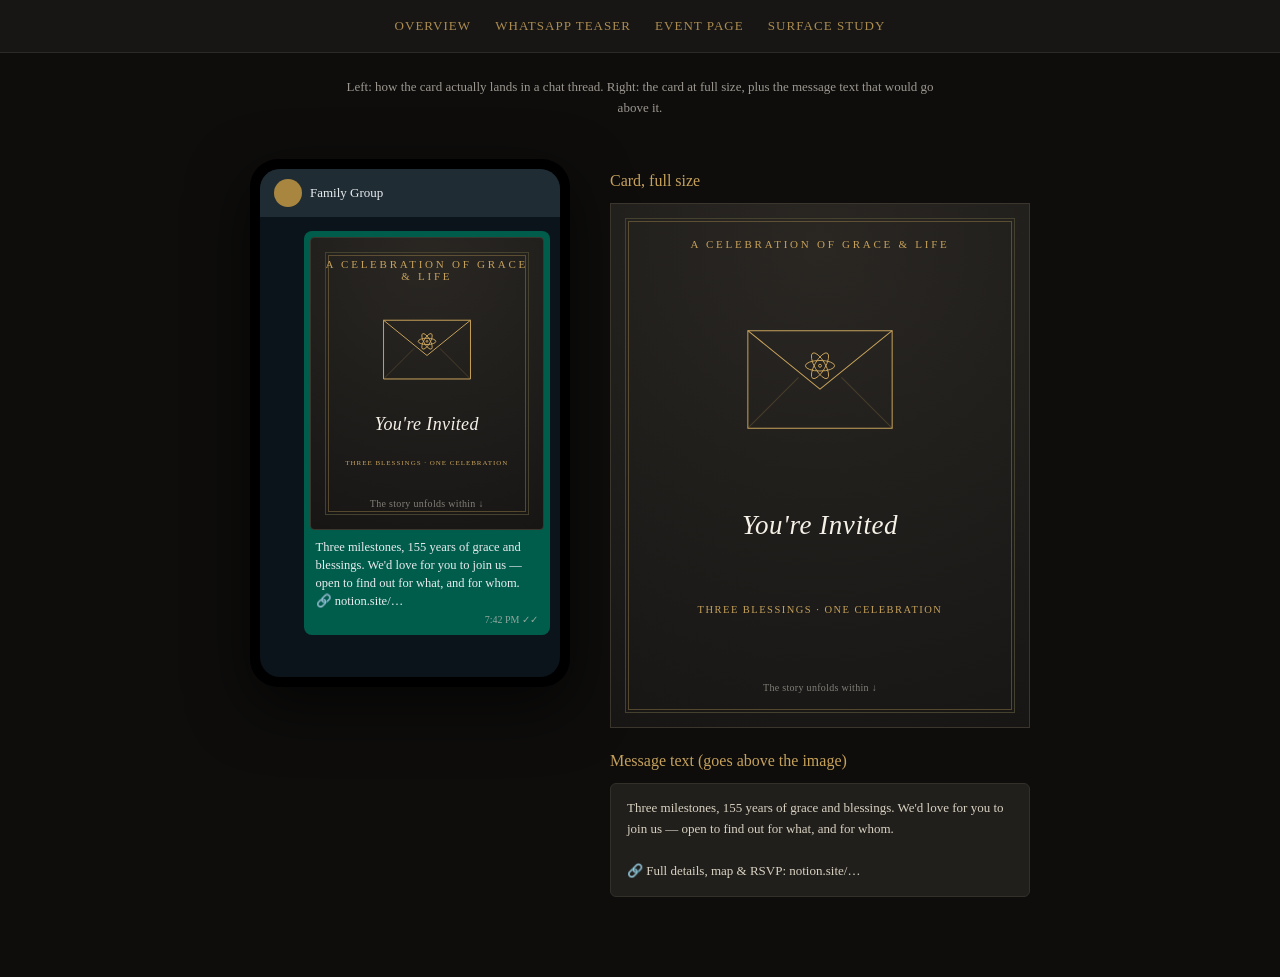
<file: demo/teaser.html>
<!DOCTYPE html>
<html lang="en">
<head>
<meta charset="UTF-8">
<title>WhatsApp Teaser — Demo</title>
<link rel="stylesheet" href="style.css?v=5">
<style>
  .wrap {
    max-width: 900px;
    margin: 40px auto 80px;
    padding: 0 20px;
    display: flex;
    gap: 40px;
    justify-content: center;
    flex-wrap: wrap;
    align-items: flex-start;
  }

  .phone {
    width: 320px;
    background: #000;
    border-radius: 28px;
    padding: 10px;
    box-shadow: 0 20px 60px rgba(0,0,0,0.6);
  }
  .phone-screen {
    background: #0b141a;
    border-radius: 20px;
    overflow: hidden;
  }
  .chat-header {
    background: #1f2c34;
    color: #e9edef;
    padding: 10px 14px;
    font-size: 13px;
    display: flex;
    align-items: center;
    gap: 8px;
  }
  .chat-header .avatar {
    width: 28px; height: 28px; border-radius: 50%;
    background: var(--gold-soft);
  }
  .chat-body { padding: 14px 10px; min-height: 460px; }
  .bubble {
    background: #005c4b;
    border-radius: 8px;
    padding: 6px;
    margin-left: auto;
    width: 88%;
  }
  .bubble .card {
    border-radius: 4px;
    padding: 20px 14px;
  }
  .bubble .eyebrow { font-size: 8px; }
  .bubble .envelope { width: 46%; }
  .bubble .invite-text { font-size: 18px; margin-top: 16px; }
  .bubble .hint { font-size: 7px; margin-top: 8px; }
  .bubble .caption {
    padding: 8px 6px 2px;
    font-size: 12.5px;
    color: #e9edef;
    line-height: 1.45;
  }
  .bubble .time { text-align: right; font-size: 10px; color: #8fa89c; padding: 2px 6px 4px; }

  /* ---- the card itself ---- */
  .card {
    width: 100%;
    aspect-ratio: 4 / 5;
    background:
      radial-gradient(circle at 50% 8%, #2a2723 0%, var(--charcoal) 45%, var(--charcoal-deep) 100%);
    border: 1px solid #3a362e;
    position: relative;
    display: flex;
    flex-direction: column;
    align-items: center;
    justify-content: space-between;
    padding: 34px 24px;
    text-align: center;
  }

  .card::before, .card::after {
    content: '';
    position: absolute;
    top: 14px; bottom: 14px; left: 14px; right: 14px;
    border: 1px solid #45412f;
    pointer-events: none;
  }
  .card::after { top: 17px; bottom: 17px; left: 17px; right: 17px; border-color: rgba(198,161,91,0.35); }

  .card .eyebrow { font-size: 11px; }

  .envelope {
    width: 46%;
    max-width: 156px;
    margin-top: 14px;
    overflow: visible;
  }
  /* envelope + seal, drawn as a fine gold line */
  .envelope .wire {
    fill: none;
    stroke: #c6a15b;
    stroke-width: 1;
    vector-effect: non-scaling-stroke;
  }
  .envelope .wire-faint { stroke-opacity: 0.22; }

  .invite-text {
    color: var(--cream);
    margin-top: 22px;
    font-weight: 400;
    font-style: italic;
    font-size: 27px;
    letter-spacing: 0.02em;
  }

  .hint {
    color: var(--gold);
    margin-top: 10px;
    font-size: 10.5px;
    letter-spacing: 0.14em;
    text-transform: uppercase;
  }

  .hint-sub {
    color: var(--silver);
    margin-top: 14px;
    font-size: 10px;
    letter-spacing: 0.03em;
    opacity: 0.8;
  }

  .side {
    max-width: 420px;
  }
  .side h2 { font-weight: 400; color: var(--gold); font-size: 16px; }
  .side p, .side li { color: var(--silver); font-size: 13px; line-height: 1.7; }
  .side .msg {
    background: var(--charcoal);
    border: 1px solid #33302a;
    border-radius: 6px;
    padding: 14px 16px;
    font-size: 13px;
    color: var(--cream-dim);
    line-height: 1.6;
    white-space: pre-line;
  }
</style>
</head>
<body>
  <div class="nav">
    <a href="overview.html">Overview</a>
    <a href="teaser.html">WhatsApp Teaser</a>
    <a href="./">Event Page</a>
    <a href="palette.html">Surface Study</a>
  </div>

  <div class="note" style="margin-top:24px;">
    Left: how the card actually lands in a chat thread. Right: the card at full size, plus the
    message text that would go above it.
  </div>

  <div class="wrap">
    <div class="phone">
      <div class="phone-screen">
        <div class="chat-header">
          <div class="avatar"></div>
          Family Group
        </div>
        <div class="chat-body">
          <div class="bubble">
            <div class="card">
              <div class="eyebrow">A Celebration of Grace &amp; Life</div>
              <svg class="envelope" viewBox="0 0 160 120">
                <rect class="wire" x="6" y="14" width="148" height="100"/>
                <path class="wire" d="M6 14 L80 74 L154 14"/>
                <path class="wire wire-faint" d="M6 114 L58 62"/>
                <path class="wire wire-faint" d="M154 114 L102 62"/>
                <g transform="translate(80,50) scale(0.3)">
                  <ellipse class="wire" rx="50" ry="18"/>
                  <ellipse class="wire" rx="50" ry="18" transform="rotate(60)"/>
                  <ellipse class="wire" rx="50" ry="18" transform="rotate(120)"/>
                  <circle class="wire" r="5"/>
                </g>
              </svg>
              <div class="invite-text">You're Invited</div>
              <div class="hint">Three Blessings &middot; One Celebration</div>
              <div class="hint-sub">The story unfolds within &darr;</div>
            </div>
            <div class="caption">Three milestones, 155 years of grace and blessings. We'd love for you to join us — open to find out for what, and for whom.

🔗 notion.site/…</div>
            <div class="time">7:42 PM ✓✓</div>
          </div>
        </div>
      </div>
    </div>

    <div class="side">
      <h2>Card, full size</h2>
      <div class="card">
              <div class="eyebrow">A Celebration of Grace &amp; Life</div>
              <svg class="envelope" viewBox="0 0 160 120">
                <rect class="wire" x="6" y="14" width="148" height="100"/>
                <path class="wire" d="M6 14 L80 74 L154 14"/>
                <path class="wire wire-faint" d="M6 114 L58 62"/>
                <path class="wire wire-faint" d="M154 114 L102 62"/>
                <g transform="translate(80,50) scale(0.3)">
                  <ellipse class="wire" rx="50" ry="18"/>
                  <ellipse class="wire" rx="50" ry="18" transform="rotate(60)"/>
                  <ellipse class="wire" rx="50" ry="18" transform="rotate(120)"/>
                  <circle class="wire" r="5"/>
                </g>
              </svg>
              <div class="invite-text">You're Invited</div>
              <div class="hint">Three Blessings &middot; One Celebration</div>
              <div class="hint-sub">The story unfolds within &darr;</div>
            </div>
            <div class="side" style="margin-top:24px;">
        <h2>Message text (goes above the image)</h2>
        <div class="msg">Three milestones, 155 years of grace and blessings. We'd love for you to join us — open to find out for what, and for whom.

🔗 Full details, map &amp; RSVP: notion.site/…</div>
      </div>
    </div>
  </div>
</body>
</html>
</file>
<file: demo/system.css>
/* =========================================================================
   THE SYSTEM  --  bold, tonal, wireframe
   -------------------------------------------------------------------------
   Two voices, deliberately different:

     THE SHELL    vanilla cream, lagoon type, rosewood wireframe. Everything
                  that belongs to the invitation as a whole -- cover,
                  schedule, itinerary, details, RSVP.

     THE PANELS   one pastel field per person, with the name set enormous
                  in a DEEPER SHADE OF THAT SAME FIELD. The references are
                  bold in scale and quiet in contrast; ink that fights its
                  field turns the whole thing into a poster for a sale.

   Rules that hold everywhere:
     - two type sizes only, display and micro. Nothing in between except
       running text, which is rare and short.
     - micro labels are pinned to edges, never centred under things.
     - hairlines are 1px at 0.28 alpha of the ink. No borders, no radii,
       no shadows.
   ========================================================================= */

@font-face {
  font-family: 'Bodoni Moda';
  src: url('assets/fonts/bodoni-moda-var.woff2') format('woff2-variations');
  font-weight: 400 900;
  font-display: block;
}
@font-face {
  font-family: 'Archivo';
  src: url('assets/fonts/archivo-var.woff2') format('woff2-variations');
  font-weight: 100 900;
  font-display: block;
}

:root {
  --display: 'Bodoni Moda', 'Bodoni MT', Didot, 'Times New Roman', serif;
  --micro: 'Archivo', 'Helvetica Neue', Arial, sans-serif;

  /* ---- the six from the palette, named as given ---- */
  --vanilla:  #fff7e6;
  --blush:    #f7c8d3;
  --rosewood: #b46a72;
  --sage:     #a8b58a;
  --misty:    #a9b7c6;
  --lagoon:   #2d3a47;

  /* ---- the shell ---- */
  --shell:      var(--vanilla);
  --shell-lift: #f7eedb;   /* one step down, for blocks that sit on the shell */
  --bone:       var(--lagoon);              /* the shell's ink */
  --bone-dim:   rgba(45, 58, 71, 0.6);
  --neon:       var(--rosewood);            /* the shell's accent + wireframe */

  /* ---- the three, each a field + a deeper shade of itself ----
     The palette gives the fields. The inks are cut from the same hue and
     dropped far enough to stay legible on it -- a tint as close as the dark
     scheme used would be unreadable at micro size on a pastel. */
  --michael-field: var(--blush);   --michael-ink: #97434f;
  --savio-field:   var(--sage);    --savio-ink:   #4c5931;
  --orwill-field:  var(--misty);   --orwill-ink:  var(--lagoon);
}

* { box-sizing: border-box; }

/* every hairline in the system, derived from the ink in force */
:root, .panel { --hair: color-mix(in srgb, currentColor 26%, transparent); }

body {
  margin: 0;
  background: var(--shell);
  color: var(--bone);
  font-family: var(--micro);
  -webkit-font-smoothing: antialiased;
  /* THE DISPLAY CUT.
     Bodoni Moda carries an optical-size axis from 6 to 96, and the browser
     picks a value from the font size on its own -- so at display sizes it
     was selecting the ~90pt cut, whose hairlines are drawn to almost
     vanish. Pinning opsz to 20 keeps the same typeface with thins that
     survive. Inherited from here; Archivo has no opsz axis and ignores it. */
  font-optical-sizing: none;
  font-variation-settings: 'opsz' 20;
}

/* ...and heavier stems to match, everywhere the display face is used.
   .name and .figure carry their own font-weight further down, so they set
   500 there rather than here -- same specificity, and the later rule wins. */
.slant, .ledger-row .what, .data .val { font-weight: 500; }

/* ===================================================== type =========== */

.name {
  font-family: var(--display);
  font-weight: 500;
  line-height: 0.84;
  letter-spacing: -0.012em;
  margin: 0;
  /* the name is the artwork: it fills the panel edge to edge */
  /* ONE size for every name, not one per name.
     These were previously sized so each name FILLED its panel, which meant
     a five-letter name was set far larger than a seven-letter one to cover
     the same width -- Savio towered over Michael. Across a set of cards the
     type size has to be the constant and the line length the variable, so
     this is now a single figure, set to the longest name. */
  font-size: 27cqw;
}
.name--tight { letter-spacing: -0.03em; }

.figure {
  font-family: var(--display);
  font-weight: 500;
  line-height: 0.8;
  letter-spacing: -0.02em;
  margin: 0;
  font-size: 30cqw;
}
/* when the figure IS the composition rather than a headline beside copy */
.figure--fill { font-size: 52cqw; }

.micro {
  font-family: var(--micro);
  font-weight: 500;
  font-size: 10px;
  letter-spacing: 0.24em;
  text-transform: uppercase;
  line-height: 1.6;
  margin: 0;
}
.micro--dim { opacity: 0.6; }
.micro--lead { font-size: 11px; letter-spacing: 0.3em; }

.running {
  font-family: var(--micro);
  font-weight: 400;
  font-size: 13.5px;
  line-height: 1.75;
  letter-spacing: 0.01em;
  opacity: 0.74;
  max-width: 46ch;
  margin: 0;
}

.slant {
  font-family: var(--display);
  font-style: italic;
  font-size: 19px;
  letter-spacing: 0.01em;
  line-height: 1.5;
  margin: 0;
}

/* ===================================================== panels ========= */

/* A panel is a container-query context so the name scales to the PANEL,
   not to the window. That is what lets the same markup be a full-bleed
   cover and a thumbnail without retuning any sizes. */
.panel {
  container-type: inline-size;
  position: relative;
  overflow: hidden;
  background: var(--field);
  color: var(--ink);
  /* percentage padding resolves against the panel's own width, so the
     content box stays a fixed fraction of the panel at every size. That is
     what makes one cqw figure fill the name identically on a full-bleed
     card and on a 168px thumbnail. */
  padding: 6% 7%;
  display: flex;
  flex-direction: column;
  justify-content: space-between;
  /* proportional like the padding, so a thumbnail is not mostly gap */
  gap: 4%;
}
.panel > * { position: relative; z-index: 2; }
/* ...except the wire, which is a layer rather than content. It carries
   position:absolute of its own, but `.panel > *` outranks a lone class
   selector, so the layering has to be restated at this specificity. */
.panel > .wire { position: absolute; z-index: 1; }

.p-michael { --field: var(--michael-field); --ink: var(--michael-ink); }
.p-savio   { --field: var(--savio-field);   --ink: var(--savio-ink); }
.p-orwill  { --field: var(--orwill-field);  --ink: var(--orwill-ink); }
.p-shell   { --field: var(--shell);         --ink: var(--bone); }
.p-lift    { --field: var(--shell-lift);    --ink: var(--bone); }

.panel--tall { aspect-ratio: 4 / 5; }
.panel--wide { aspect-ratio: 16 / 9; }
.panel--card { aspect-ratio: 7 / 5; }
.panel--band { min-height: 190px; }

/* corner labels: the four-up grammar from the reference */
.corners {
  display: grid;
  grid-template-columns: 1fr auto;
  gap: 7px 14px;
  align-items: baseline;
}
.corners > :nth-child(even) { text-align: right; }
/* corner labels run tighter than free-standing ones so a full name holds
   one line inside a narrow panel */
.corners .micro { font-size: 9px; letter-spacing: 0.11em; }

/* ===================================================== wireframe ====== */

.wire {
  position: absolute;
  inset: 0;
  width: 100%;
  height: 100%;
  z-index: 1;
  pointer-events: none;
}
/* Behind the name, so the letters cross it -- the type always wins.
   Lighter than it was on the dark scheme: a dark stroke on a pastel field
   carries much further than a bright one on near-black. */
/* full strength: the depth shading in Wire is what keeps beds behind the
   type, and a canvas-wide fade flattened the crossings */
.wire--bed { opacity: 1; }
.wire--solo { position: relative; z-index: 1; opacity: 1; }

/* ===================================================== marks ========== */

.rule {
  border: 0;
  height: 1px;
  background: currentColor;
  opacity: 0.28;
  margin: 0;
}
.rule--heavy { height: 2px; opacity: 0.85; }

/* the tiny tracked caps set on their side, as on the orange card */
.vertical {
  writing-mode: vertical-rl;
  transform: rotate(180deg);
}

/* ===================================================== ledger ========= */
/* The schedule and itinerary are the same object at two densities: a row
   of [time] [thing] [place] with a dotted leader holding them apart. */

/* its own container, so .what scales to the ledger even off a panel */
.ledger { display: flex; flex-direction: column; container-type: inline-size; }
.ledger-row {
  display: grid;
  /* proportional, not a fixed 92px: the time column was set for a four-row
     list at 19px and looked like a caption beside a 60px event name */
  grid-template-columns: minmax(80px, 15%) 1fr auto;
  gap: clamp(16px, 2.4cqw, 40px);
  align-items: baseline;
  padding: clamp(11px, min(2.6cqw, 2.4vh), 36px) 0;
  /* hairlines take the ink of whatever they sit on, so one ledger works
     on the shell and on all three fields */
  border-top: 1px solid var(--hair);
}
.ledger-row:last-child { border-bottom: 1px solid var(--hair); }
.ledger-row .what {
  font-family: var(--display);
  font-weight: 500;
  font-size: clamp(24px, min(5.6cqw, 8vh), 64px);
  line-height: 1.02;
  letter-spacing: -0.018em;
}
/* the time is a figure, so it is set in the figure face rather than in the
   label face -- it reads as data next to the event, not as a tag on it */
.ledger-row .when {
  font-family: var(--display);
  font-size: clamp(16px, 2.4cqw, 28px);
  line-height: 1.2;
  letter-spacing: 0;
  text-transform: none;
  opacity: 0.7;
}
.ledger-row .where {
  font-size: clamp(10px, 1.2cqw, 13px);
  letter-spacing: 0.2em;
  text-align: right;
  opacity: 0.62;
}

/* the staggered variant, for the cover where it is decoration first */
.ledger--stagger .ledger-row:nth-child(2) { padding-left: 6%; }
.ledger--stagger .ledger-row:nth-child(3) { padding-left: 12%; }

/* ===================================================== data =========== */
/* A fact and its label, one per row, held apart by the same hairline the
   ledger uses. This was a grid of bordered boxes; four panels of chrome
   around eight words is a lot of furniture for very little, and it did not
   look like anything else in the system. */

.data { display: flex; flex-direction: column; }
.data > div {
  display: grid;
  grid-template-columns: minmax(96px, 22%) 1fr;
  gap: clamp(18px, 3.4vw, 64px);
  align-items: baseline;
  padding: clamp(12px, min(3.4vw, 4.4vh), 56px) 0;
  border-top: 1px solid var(--hair);
}
.data > div:last-child { border-bottom: 1px solid var(--hair); }
.data .val {
  font-family: var(--display);
  font-weight: 500;
  font-size: clamp(16px, min(3.4vw, 3.6vh), 44px);
  line-height: 1.18;
  letter-spacing: -0.014em;
  margin: 0;
}

/* ===================================================== action ========= */

.action {
  display: inline-flex;
  align-items: center;
  gap: 14px;
  padding: 17px 26px;
  background: var(--bone);
  color: var(--shell);
  text-decoration: none;
  font-family: var(--micro);
  font-weight: 600;
  font-size: 11px;
  letter-spacing: 0.24em;
  text-transform: uppercase;
}
.action:hover { background: var(--neon); color: var(--shell); }

/* ===================================================== specimen ======= */
/* chrome for the design-system page itself, not part of the card */

.sheet { max-width: 1240px; margin: 0 auto; padding: 0 28px 140px; }

.chapter {
  display: grid;
  grid-template-columns: 178px 1fr;
  gap: 30px;
  align-items: start;
  padding: 58px 0 0;
}
.chapter > .side { position: sticky; top: 26px; }
.chapter + .chapter { border-top: 1px solid var(--hair); margin-top: 58px; }

.swatch-row { display: grid; grid-template-columns: repeat(4, 1fr); gap: 14px; }
.swatch { padding: 18px 16px 20px; display: flex; flex-direction: column; gap: 46px; }
.swatch .chip { font-family: var(--display); font-size: 40px; line-height: 0.8; }

.trio { display: grid; grid-template-columns: repeat(3, 1fr); gap: 16px; }

@media (max-width: 900px) {
  .chapter { grid-template-columns: 1fr; gap: 18px; }
  .chapter > .side { position: static; }
  .trio, .swatch-row { grid-template-columns: 1fr; }
}

/* ===================================================== paper ========== */
/* One sheet of paper laid over the whole window, multiplied into whatever is
   beneath it. Multiply rather than a plain overlay so the grain darkens each
   field in its own hue instead of washing the palette grey; fixed and
   non-repeating so the sheet's vignette reads as one sheet rather than as a
   tile seam every 1280px.

   WHY IT IS NOW VISIBLE. The first scan was a smooth sheet: its high
   frequency content -- the fibre, which is the only part the eye reads as
   paper -- measured a standard deviation of 6 levels, while its average sat
   at 195. Multiplied at full strength that average turned every field to
   putty, so it had to run at 0.18, which left about one level of grain. You
   cannot see one level.

   This scan carries 17 levels of fibre. It is also a dark sheet, so it is
   inverted, split, and rebuilt: the low frequencies -- the broad tone that
   muddies colour -- are flattened to near white with a little of the
   vignette kept, and the high frequencies pass through whole. The result
   averages 247, so it darkens a field by 3% while carrying 11 levels of
   grain, an order of magnitude more than before. */
/* It scrolls with the page. Fixed, the grain sat still while everything slid
   underneath it, which reads as a dirty screen rather than as paper. So the
   sheet is absolutely positioned over the whole document and the scan is cut
   into a seamless tile -- the broad tone is removed entirely, because any
   vignette left in a tile repeats across the page as a grid of soft blobs. */
body { position: relative; }
body::after {
  content: '';
  position: absolute;
  inset: 0;
  z-index: 9000;
  pointer-events: none;
  background: url('assets/paper.jpg?v=3') repeat;
  background-size: clamp(300px, 34vw, 560px);
  mix-blend-mode: multiply;
}
@media print { body::after { display: none; } }
</file>
<file: demo/style.css>
:root {
  --charcoal: #211f1c;
  --charcoal-deep: #171615;
  --cream: #f6f1e7;
  --cream-dim: #d9d2c2;
  --gold: #c6a15b;
  --gold-soft: #a8863f;
  --silver: #9c9890;
  --serif: Georgia, 'Iowan Old Style', 'Palatino Linotype', Palatino, 'Times New Roman', serif;
  --script: 'Segoe Script', 'Brush Script MT', 'Bradley Hand', 'Z003',
            'URW Chancery L', 'Apple Chancery', cursive;
  /* the spec-sheet voice from the reference: technical, wide-tracked */
  --mono: 'Iosevka', 'JetBrains Mono', 'DejaVu Sans Mono', 'Menlo',
          'Consolas', monospace;
}

* { box-sizing: border-box; }

body {
  margin: 0;
  font-family: var(--serif);
  background: #0e0d0c;
  color: var(--cream);
}

.nav {
  display: flex;
  gap: 24px;
  justify-content: center;
  padding: 18px 0;
  background: var(--charcoal-deep);
  border-bottom: 1px solid #2c2a26;
  font-size: 13px;
  letter-spacing: 0.08em;
  text-transform: uppercase;
}

.nav a {
  color: var(--gold);
  text-decoration: none;
  opacity: 0.85;
}

.nav a:hover { opacity: 1; text-decoration: underline; }

.note {
  max-width: 640px;
  margin: 28px auto 0;
  padding: 0 20px;
  color: var(--silver);
  font-size: 13px;
  text-align: center;
  line-height: 1.6;
}

/* ---- shared ornament ---- */
.sunburst {
  width: 90px;
  height: 90px;
  margin: 0 auto;
  opacity: 0.9;
}

.divider {
  width: 120px;
  height: 1px;
  margin: 18px auto;
  background: linear-gradient(90deg, transparent, var(--gold), transparent);
}

.eyebrow {
  letter-spacing: 0.25em;
  text-transform: uppercase;
  font-size: 12px;
  color: var(--gold);
}
</file>
